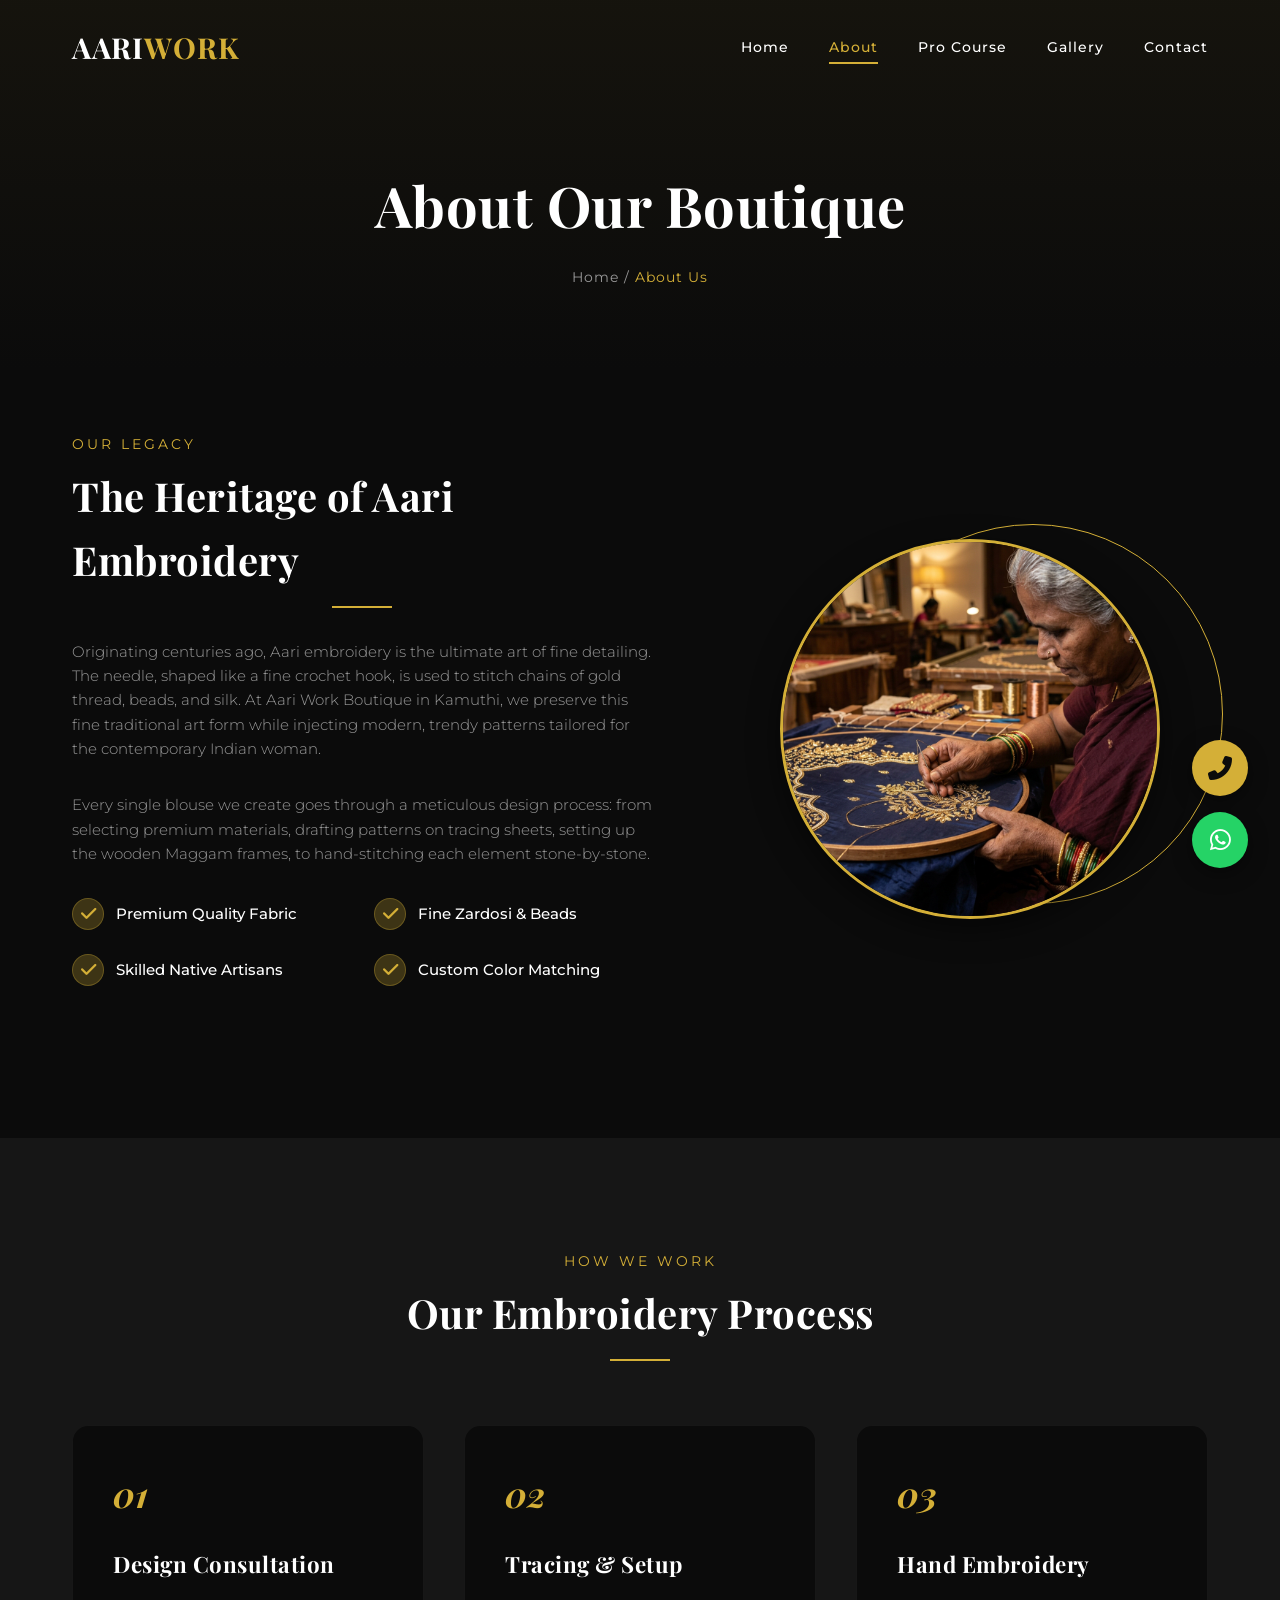
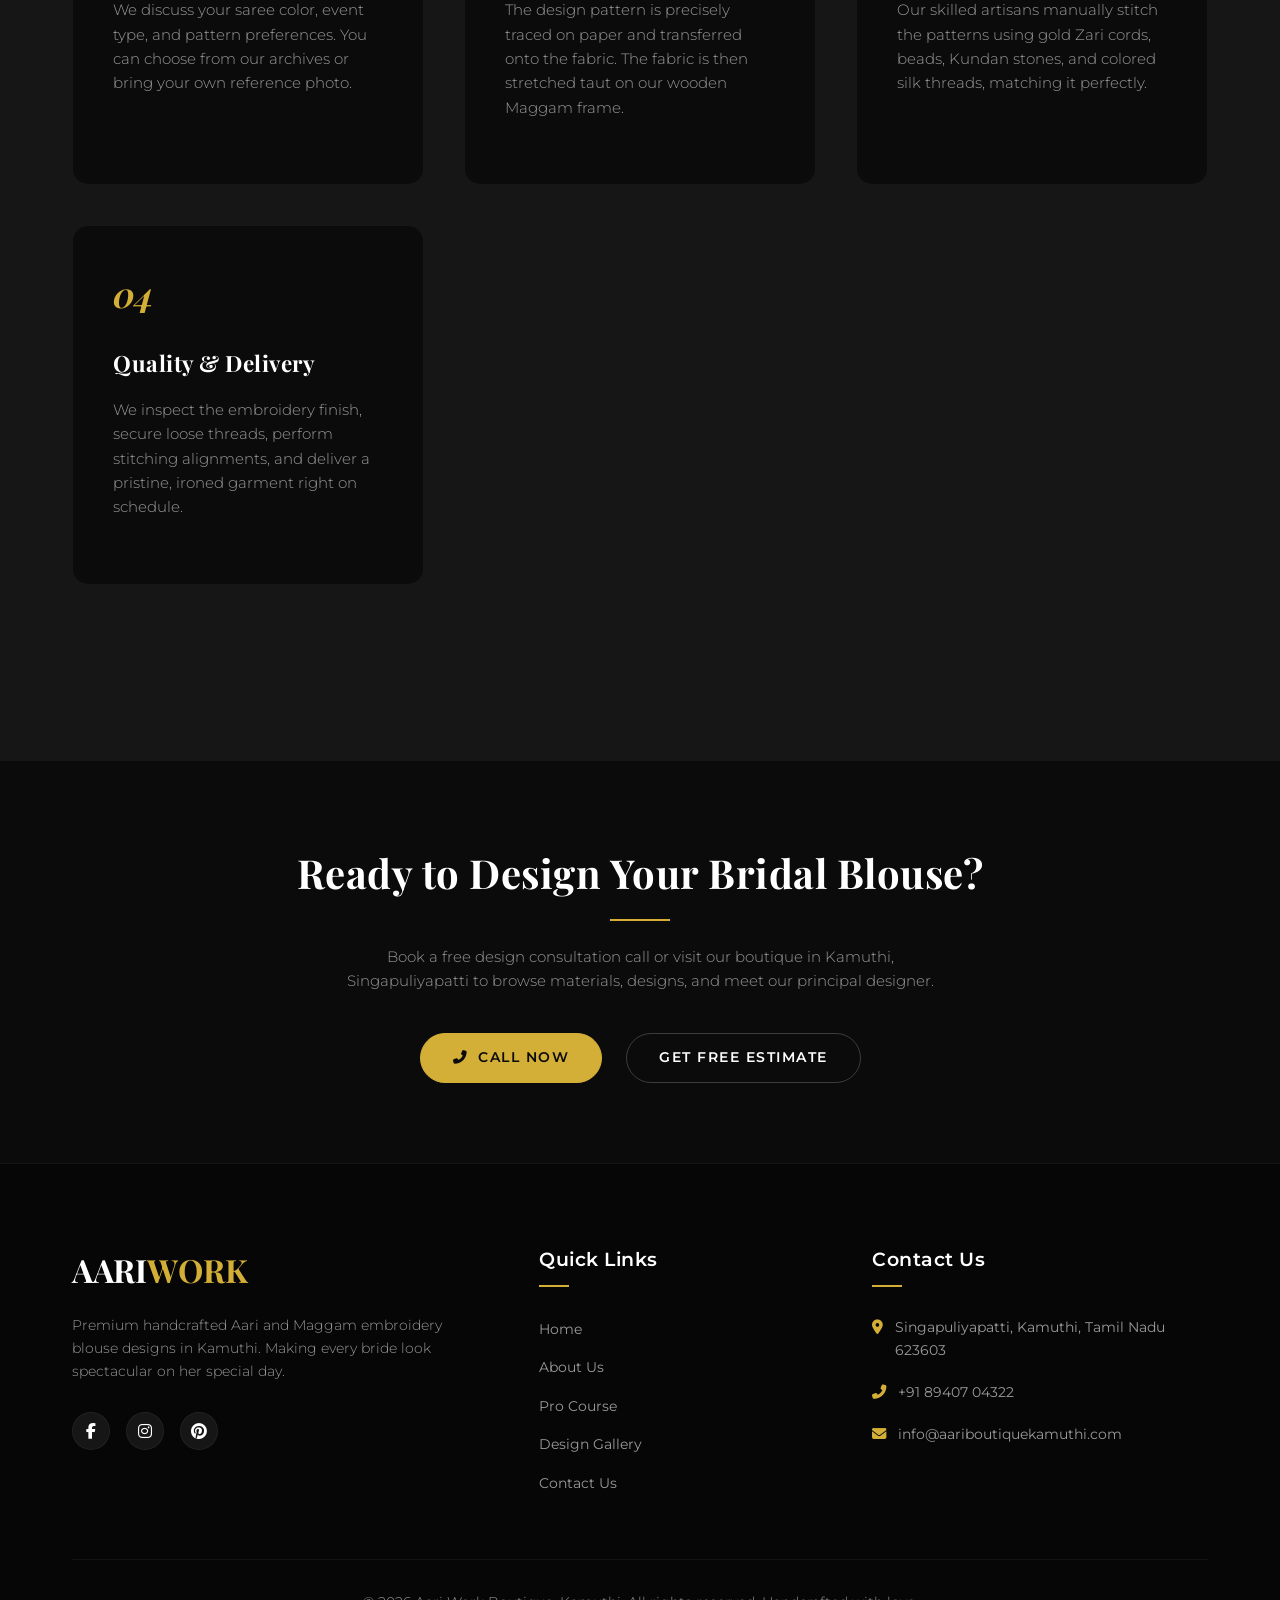
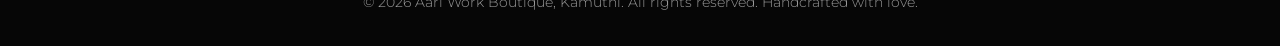
<file: about.html>
<!DOCTYPE html>
<html lang="en">
<head>
    <meta charset="UTF-8">
    <meta name="viewport" content="width=device-width, initial-scale=1.0">
    <meta name="description" content="Discover the story and heritage behind Kamuthi's finest Aari Work Boutique. Learn about our traditional hand embroidery process and expert artisans.">
    <title>About Us | Aari Work Boutique Kamuthi</title>
    <!-- Font Awesome CDN -->
    <link rel="stylesheet" href="https://cdnjs.cloudflare.com/ajax/libs/font-awesome/6.4.0/css/all.min.css">
    <!-- Main Style CSS -->
    <link rel="stylesheet" href="css/style.css">
    <!-- Responsive CSS -->
    <link rel="stylesheet" href="css/responsive.css">
</head>
<body>

    <!-- Fixed Navigation Bar -->
    <nav class="navbar">
        <div class="container">
            <div class="logo">
                <a href="index.html" class="logo-text">AARI<span>WORK</span></a>
            </div>
            <ul class="nav-links">
                <li><a href="index.html">Home</a></li>
                <li><a href="about.html" class="active">About</a></li>
                <li><a href="course.html">Pro Course</a></li>
                <li><a href="gallery.html">Gallery</a></li>
                <li><a href="contact.html">Contact</a></li>
            </ul>
            <button class="nav-toggle" aria-label="Toggle Navigation">
                <span></span>
                <span></span>
                <span></span>
            </button>
        </div>
    </nav>

    <!-- Page Header (Breadcrumb style) -->
    <section class="page-header">
        <div class="container">
            <h1>About Our Boutique</h1>
            <div class="breadcrumb">
                <a href="index.html">Home</a> / <span>About Us</span>
            </div>
        </div>
    </section>

    <!-- About Detailed Story Section -->
    <section class="about" style="padding-top: 4rem;">
        <div class="container">
            <div class="about-grid">
                <div class="about-content reveal">
                    <span class="section-subtitle">Our Legacy</span>
                    <h2 class="section-title" style="display: block; margin-bottom: 2rem;">The Heritage of Aari Embroidery</h2>
                    <p>Originating centuries ago, Aari embroidery is the ultimate art of fine detailing. The needle, shaped like a fine crochet hook, is used to stitch chains of gold thread, beads, and silk. At Aari Work Boutique in Kamuthi, we preserve this fine traditional art form while injecting modern, trendy patterns tailored for the contemporary Indian woman.</p>
                    <p>Every single blouse we create goes through a meticulous design process: from selecting premium materials, drafting patterns on tracing sheets, setting up the wooden Maggam frames, to hand-stitching each element stone-by-stone.</p>
                    
                    <div class="about-features" style="margin-top: 2rem;">
                        <div class="feature-item">
                            <i class="fas fa-check"></i>
                            <span>Premium Quality Fabric</span>
                        </div>
                        <div class="feature-item">
                            <i class="fas fa-check"></i>
                            <span>Fine Zardosi & Beads</span>
                        </div>
                        <div class="feature-item">
                            <i class="fas fa-check"></i>
                            <span>Skilled Native Artisans</span>
                        </div>
                        <div class="feature-item">
                            <i class="fas fa-check"></i>
                            <span>Custom Color Matching</span>
                        </div>
                    </div>
                </div>
                <div class="about-image-wrapper reveal">
                    <div class="about-circle-frame"></div>
                    <div class="about-image-container">
                        <img src="images/about_artisan.jpg" alt="Aari Embroidery artisan stitching on frame">
                    </div>
                </div>
            </div>
        </div>
    </section>

    <!-- Craftsmanship Steps / Process Section -->
    <section class="services" style="background-color: var(--card-bg);">
        <div class="container">
            <div class="section-header reveal">
                <span class="section-subtitle">How We Work</span>
                <h2 class="section-title">Our Embroidery Process</h2>
            </div>

            <div class="services-grid">
                <!-- Step 1 -->
                <div class="service-card reveal">
                    <div class="service-icon" style="font-family: var(--font-heading); font-style: italic; font-weight: bold;">01</div>
                    <h3 class="service-title">Design Consultation</h3>
                    <p class="service-desc">We discuss your saree color, event type, and pattern preferences. You can choose from our archives or bring your own reference photo.</p>
                </div>

                <!-- Step 2 -->
                <div class="service-card reveal">
                    <div class="service-icon" style="font-family: var(--font-heading); font-style: italic; font-weight: bold;">02</div>
                    <h3 class="service-title">Tracing & Setup</h3>
                    <p class="service-desc">The design pattern is precisely traced on paper and transferred onto the fabric. The fabric is then stretched taut on our wooden Maggam frame.</p>
                </div>

                <!-- Step 3 -->
                <div class="service-card reveal">
                    <div class="service-icon" style="font-family: var(--font-heading); font-style: italic; font-weight: bold;">03</div>
                    <h3 class="service-title">Hand Embroidery</h3>
                    <p class="service-desc">Our skilled artisans manually stitch the patterns using gold Zari cords, beads, Kundan stones, and colored silk threads, matching it perfectly.</p>
                </div>

                <!-- Step 4 -->
                <div class="service-card reveal">
                    <div class="service-icon" style="font-family: var(--font-heading); font-style: italic; font-weight: bold;">04</div>
                    <h3 class="service-title">Quality & Delivery</h3>
                    <p class="service-desc">We inspect the embroidery finish, secure loose threads, perform stitching alignments, and deliver a pristine, ironed garment right on schedule.</p>
                </div>
            </div>
        </div>
    </section>

    <!-- CTA Section -->
    <section class="about" style="padding: 5rem 0; text-align: center;">
        <div class="container reveal">
            <h2 class="section-title" style="display: block; margin-bottom: 1.5rem;">Ready to Design Your Bridal Blouse?</h2>
            <p style="max-width: 600px; margin: 0 auto 2.5rem auto;">Book a free design consultation call or visit our boutique in Kamuthi, Singapuliyapatti to browse materials, designs, and meet our principal designer.</p>
            <div class="hero-buttons" style="justify-content: center;">
                <a href="tel:+918940704322" class="btn btn-primary">
                    <i class="fas fa-phone-alt"></i> Call Now
                </a>
                <a href="contact.html" class="btn btn-secondary">Get Free Estimate</a>
            </div>
        </div>
    </section>

    <!-- Footer -->
    <footer class="footer">
        <div class="container">
            <div class="footer-grid">
                <div class="footer-col">
                    <div class="footer-logo">
                        <a href="index.html" class="footer-logo-text">AARI<span>WORK</span></a>
                    </div>
                    <p class="footer-desc">Premium handcrafted Aari and Maggam embroidery blouse designs in Kamuthi. Making every bride look spectacular on her special day.</p>
                    <div class="footer-socials">
                        <a href="#" class="social-icon" aria-label="Facebook"><i class="fab fa-facebook-f"></i></a>
                        <a href="#" class="social-icon" aria-label="Instagram"><i class="fab fa-instagram"></i></a>
                        <a href="#" class="social-icon" aria-label="Pinterest"><i class="fab fa-pinterest"></i></a>
                    </div>
                </div>

                <div class="footer-col">
                    <h4>Quick Links</h4>
                    <ul class="footer-links">
                        <li><a href="index.html">Home</a></li>
                        <li><a href="about.html">About Us</a></li>
                        <li><a href="course.html">Pro Course</a></li>
                        <li><a href="gallery.html">Design Gallery</a></li>
                        <li><a href="contact.html">Contact Us</a></li>
                    </ul>
                </div>

                <div class="footer-col">
                    <h4>Contact Us</h4>
                    <div class="footer-contact-details">
                        <div class="footer-contact-item">
                            <i class="fas fa-map-marker-alt"></i>
                            <span>Singapuliyapatti, Kamuthi, Tamil Nadu 623603</span>
                        </div>
                        <div class="footer-contact-item">
                            <i class="fas fa-phone-alt"></i>
                            <span>+91 89407 04322</span>
                        </div>
                        <div class="footer-contact-item">
                            <i class="fas fa-envelope"></i>
                            <span>info@aariboutiquekamuthi.com</span>
                        </div>
                    </div>
                </div>
            </div>

            <div class="footer-bottom">
                <p>&copy; 2026 Aari Work Boutique, Kamuthi. All rights reserved. Handcrafted with love.</p>
            </div>
        </div>
    </footer>

    <!-- Floating Call & WhatsApp Buttons -->
    <div class="floating-ctas">
        <a href="tel:+918940704322" class="floating-btn floating-call" aria-label="Call Now">
            <i class="fas fa-phone-alt"></i>
        </a>
        <a href="https://wa.me/918940704322" target="_blank" class="floating-btn floating-whatsapp" aria-label="WhatsApp Us">
            <i class="fab fa-whatsapp"></i>
        </a>
    </div>

    <!-- JavaScript Files -->
    <script src="js/main.js"></script>
</body>
</html>
</file>
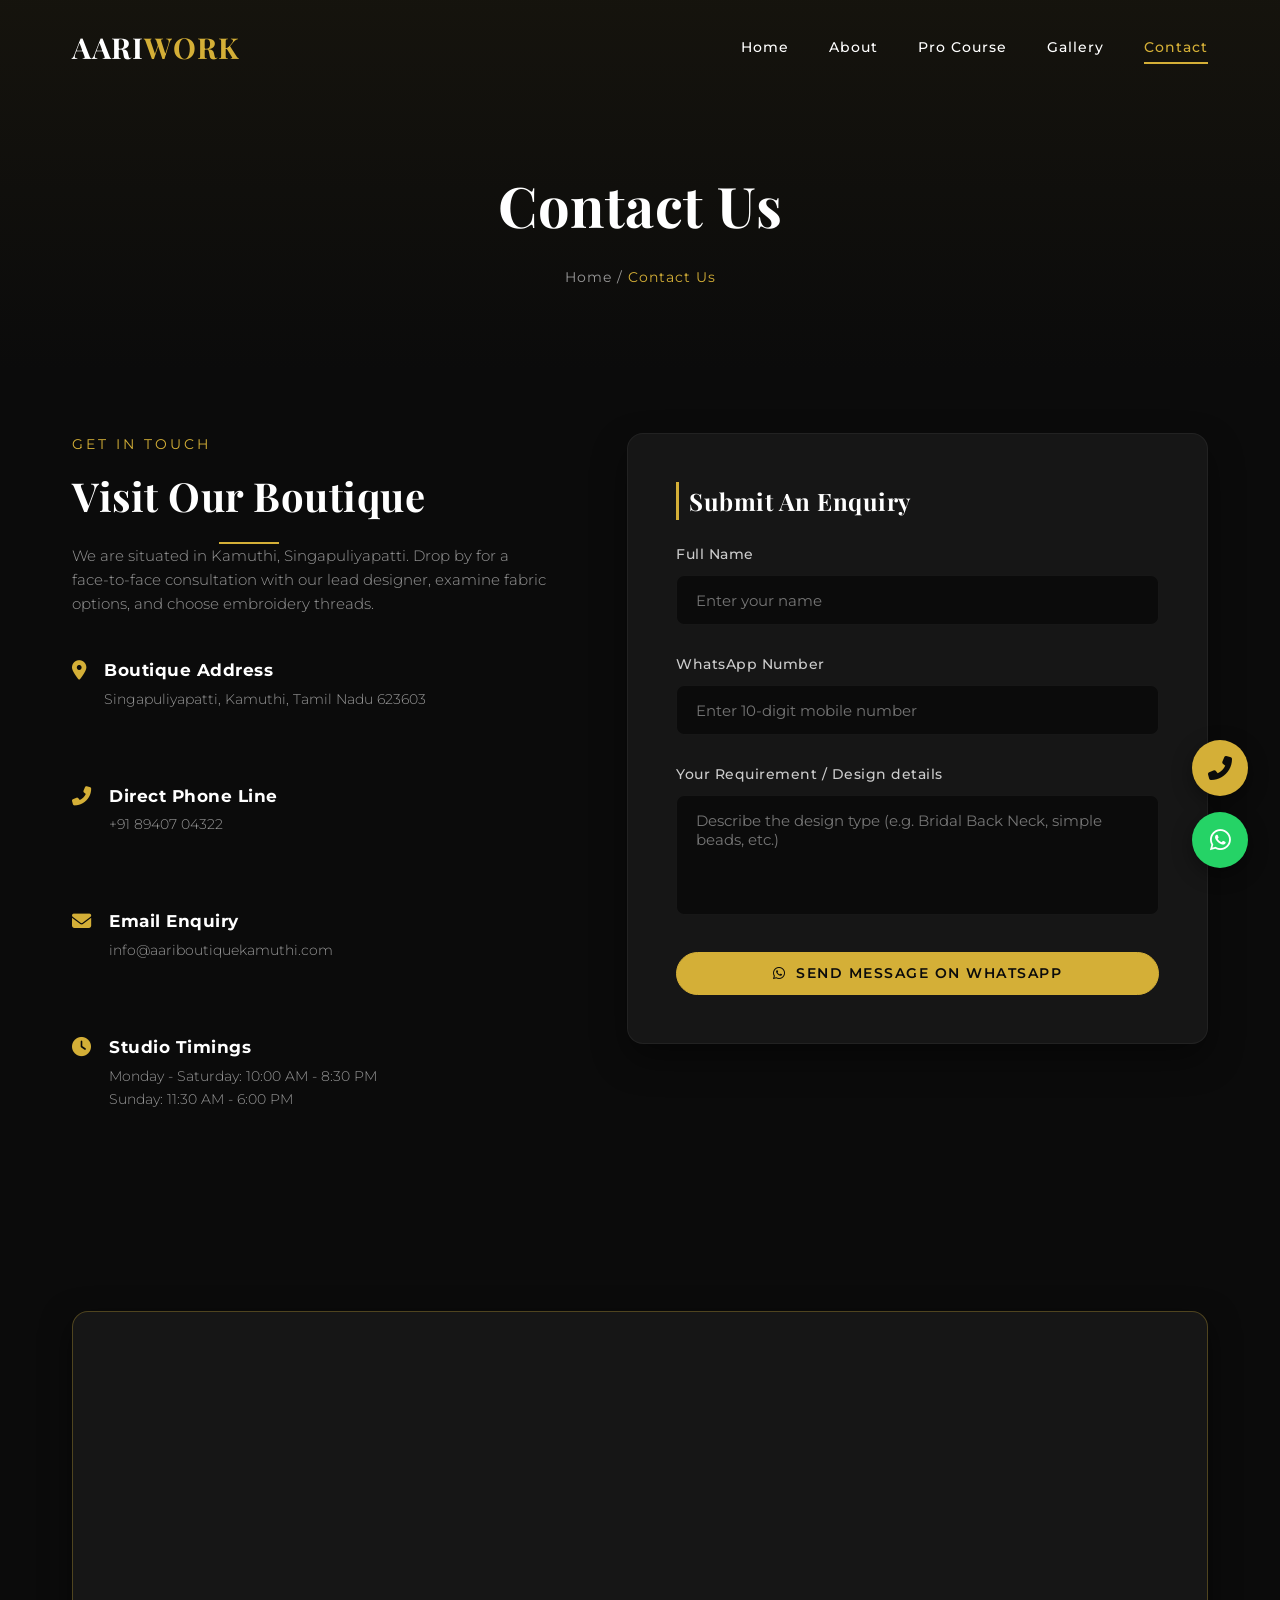
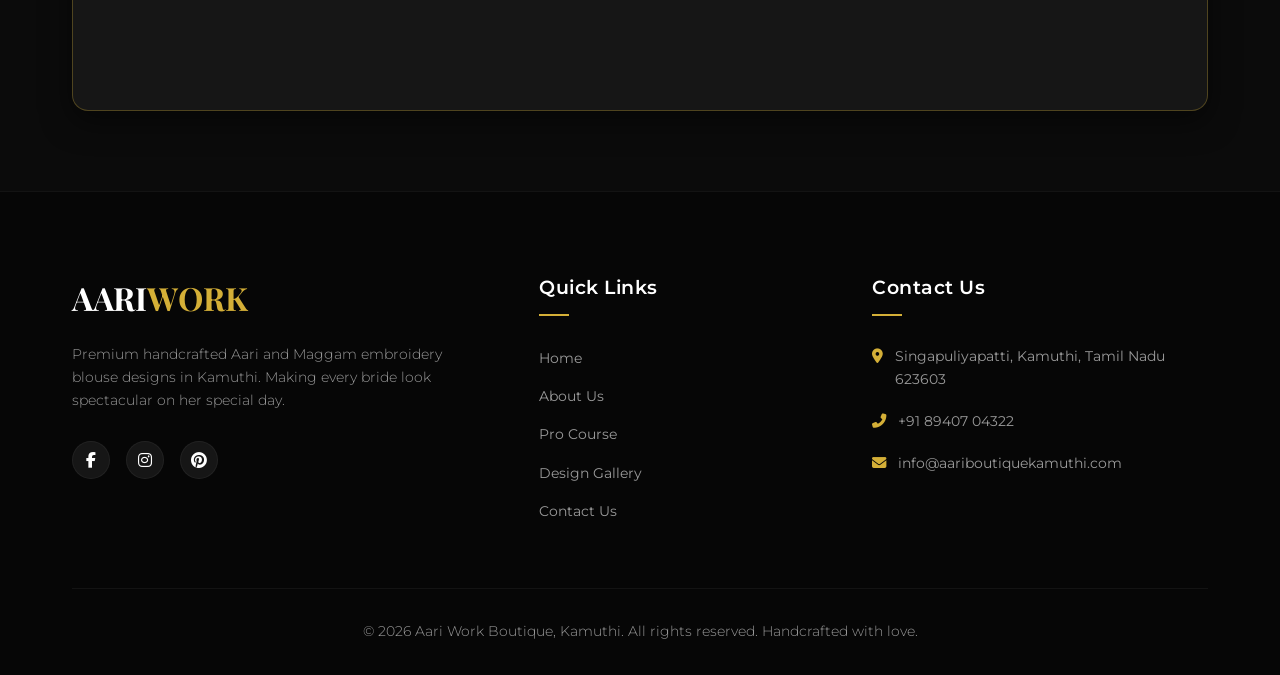
<file: contact.html>
<!DOCTYPE html>
<html lang="en">
<head>
    <meta charset="UTF-8">
    <meta name="viewport" content="width=device-width, initial-scale=1.0">
    <meta name="description" content="Get in touch with our premium Aari Work Boutique in Kamuthi. Contact details, WhatsApp chat, and location map of our Singapuliyapatti studio.">
    <title>Contact Us | Aari Work Boutique Kamuthi</title>
    <!-- Font Awesome CDN -->
    <link rel="stylesheet" href="https://cdnjs.cloudflare.com/ajax/libs/font-awesome/6.4.0/css/all.min.css">
    <!-- Main Style CSS -->
    <link rel="stylesheet" href="css/style.css">
    <!-- Responsive CSS -->
    <link rel="stylesheet" href="css/responsive.css">
</head>
<body>

    <!-- Fixed Navigation Bar -->
    <nav class="navbar">
        <div class="container">
            <div class="logo">
                <a href="index.html" class="logo-text">AARI<span>WORK</span></a>
            </div>
            <ul class="nav-links">
                <li><a href="index.html">Home</a></li>
                <li><a href="about.html">About</a></li>
                <li><a href="course.html">Pro Course</a></li>
                <li><a href="gallery.html">Gallery</a></li>
                <li><a href="contact.html" class="active">Contact</a></li>
            </ul>
            <button class="nav-toggle" aria-label="Toggle Navigation">
                <span></span>
                <span></span>
                <span></span>
            </button>
        </div>
    </nav>

    <!-- Page Header (Breadcrumb style) -->
    <section class="page-header">
        <div class="container">
            <h1>Contact Us</h1>
            <div class="breadcrumb">
                <a href="index.html">Home</a> / <span>Contact Us</span>
            </div>
        </div>
    </section>

    <!-- Contact Content Section -->
    <section class="contact" style="padding-top: 4rem;">
        <div class="container">
            <div class="contact-grid">
                <div class="contact-info reveal">
                    <span class="section-subtitle">Get in Touch</span>
                    <h2 class="section-title">Visit Our Boutique</h2>
                    <p>We are situated in Kamuthi, Singapuliyapatti. Drop by for a face-to-face consultation with our lead designer, examine fabric options, and choose embroidery threads.</p>
                    
                    <div class="contact-details">
                        <div class="contact-detail-item">
                            <i class="fas fa-map-marker-alt"></i>
                            <div>
                                <h4>Boutique Address</h4>
                                <p>Singapuliyapatti, Kamuthi, Tamil Nadu 623603</p>
                            </div>
                        </div>

                        <div class="contact-detail-item">
                            <i class="fas fa-phone-alt"></i>
                            <div>
                                <h4>Direct Phone Line</h4>
                                <p><a href="tel:+918940704322">+91 89407 04322</a></p>
                            </div>
                        </div>

                        <div class="contact-detail-item">
                            <i class="fas fa-envelope"></i>
                            <div>
                                <h4>Email Enquiry</h4>
                                <p><a href="mailto:info@aariboutiquekamuthi.com">info@aariboutiquekamuthi.com</a></p>
                            </div>
                        </div>

                        <div class="contact-detail-item">
                            <i class="fas fa-clock"></i>
                            <div>
                                <h4>Studio Timings</h4>
                                <p>Monday - Saturday: 10:00 AM - 8:30 PM<br>Sunday: 11:30 AM - 6:00 PM</p>
                            </div>
                        </div>
                    </div>
                </div>

                <div class="contact-form-container reveal">
                    <h3 style="font-family: var(--font-heading); font-size: 1.5rem; margin-bottom: 1.5rem; border-left: 3px solid var(--gold); padding-left: 10px;">Submit An Enquiry</h3>
                    <form id="contactForm" novalidate>
                        <div class="form-group">
                            <label for="formName" class="form-label">Full Name</label>
                            <input type="text" id="formName" class="form-control" placeholder="Enter your name">
                        </div>

                        <div class="form-group">
                            <label for="formPhone" class="form-label">WhatsApp Number</label>
                            <input type="tel" id="formPhone" class="form-control" placeholder="Enter 10-digit mobile number">
                        </div>

                        <div class="form-group">
                            <label for="formMessage" class="form-label">Your Requirement / Design details</label>
                            <textarea id="formMessage" class="form-control" placeholder="Describe the design type (e.g. Bridal Back Neck, simple beads, etc.)"></textarea>
                        </div>

                        <button type="submit" class="btn btn-primary btn-block" style="width: 100%;">
                            <i class="fab fa-whatsapp"></i> Send Message on WhatsApp
                        </button>
                    </form>
                </div>
            </div>
        </div>
    </section>

    <!-- Stylized Dark Google Map Embed Section -->
    <section class="reveal" style="padding: 0 0 5rem 0;">
        <div class="container">
            <div style="border-radius: 16px; overflow: hidden; border: 1px solid var(--gold-border); box-shadow: 0 10px 30px rgba(0,0,0,0.5); background-color: var(--card-bg); height: 400px; position: relative;">
                <!-- real google maps iframe centered on Kamuthi, Singapuliyapatti -->
                <iframe src="https://maps.google.com/maps?q=Kamuthi,Singapuliyapatti,Tamil%20Nadu&t=&z=14&ie=UTF8&iwloc=&output=embed" 
                        width="100%" 
                        height="100%" 
                        style="border:0; filter: grayscale(1) invert(0.9) contrast(1.2);" 
                        allowfullscreen="" 
                        loading="lazy" 
                        referrerpolicy="no-referrer-when-downgrade">
                </iframe>
            </div>
        </div>
    </section>

    <!-- Footer -->
    <footer class="footer">
        <div class="container">
            <div class="footer-grid">
                <div class="footer-col">
                    <div class="footer-logo">
                        <a href="index.html" class="footer-logo-text">AARI<span>WORK</span></a>
                    </div>
                    <p class="footer-desc">Premium handcrafted Aari and Maggam embroidery blouse designs in Kamuthi. Making every bride look spectacular on her special day.</p>
                    <div class="footer-socials">
                        <a href="#" class="social-icon" aria-label="Facebook"><i class="fab fa-facebook-f"></i></a>
                        <a href="#" class="social-icon" aria-label="Instagram"><i class="fab fa-instagram"></i></a>
                        <a href="#" class="social-icon" aria-label="Pinterest"><i class="fab fa-pinterest"></i></a>
                    </div>
                </div>

                <div class="footer-col">
                    <h4>Quick Links</h4>
                    <ul class="footer-links">
                        <li><a href="index.html">Home</a></li>
                        <li><a href="about.html">About Us</a></li>
                        <li><a href="course.html">Pro Course</a></li>
                        <li><a href="gallery.html">Design Gallery</a></li>
                        <li><a href="contact.html">Contact Us</a></li>
                    </ul>
                </div>

                <div class="footer-col">
                    <h4>Contact Us</h4>
                    <div class="footer-contact-details">
                        <div class="footer-contact-item">
                            <i class="fas fa-map-marker-alt"></i>
                            <span>Singapuliyapatti, Kamuthi, Tamil Nadu 623603</span>
                        </div>
                        <div class="footer-contact-item">
                            <i class="fas fa-phone-alt"></i>
                            <span>+91 89407 04322</span>
                        </div>
                        <div class="footer-contact-item">
                            <i class="fas fa-envelope"></i>
                            <span>info@aariboutiquekamuthi.com</span>
                        </div>
                    </div>
                </div>
            </div>

            <div class="footer-bottom">
                <p>&copy; 2026 Aari Work Boutique, Kamuthi. All rights reserved. Handcrafted with love.</p>
            </div>
        </div>
    </footer>

    <!-- Floating Call & WhatsApp Buttons -->
    <div class="floating-ctas">
        <a href="tel:+918940704322" class="floating-btn floating-call" aria-label="Call Now">
            <i class="fas fa-phone-alt"></i>
        </a>
        <a href="https://wa.me/918940704322" target="_blank" class="floating-btn floating-whatsapp" aria-label="WhatsApp Us">
            <i class="fab fa-whatsapp"></i>
        </a>
    </div>

    <!-- JavaScript Files -->
    <script src="js/main.js"></script>
</body>
</html>
</file>
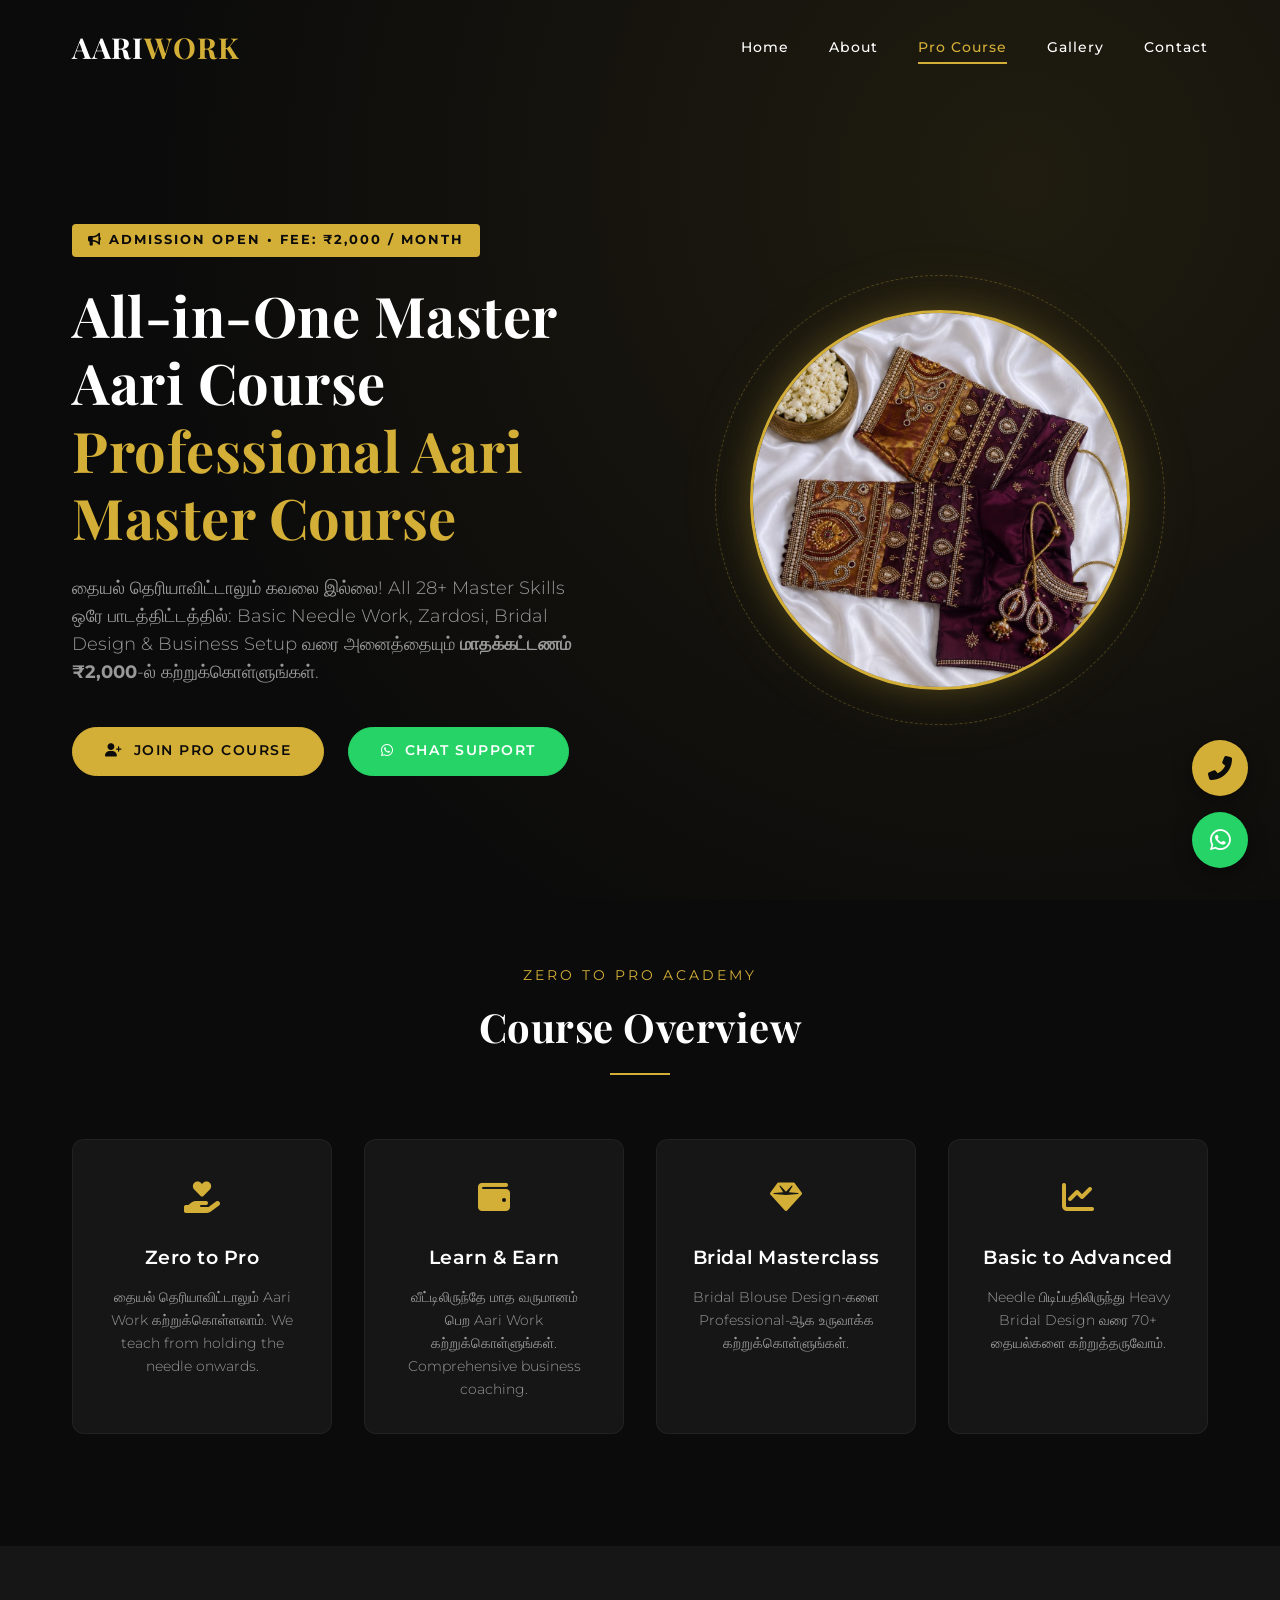
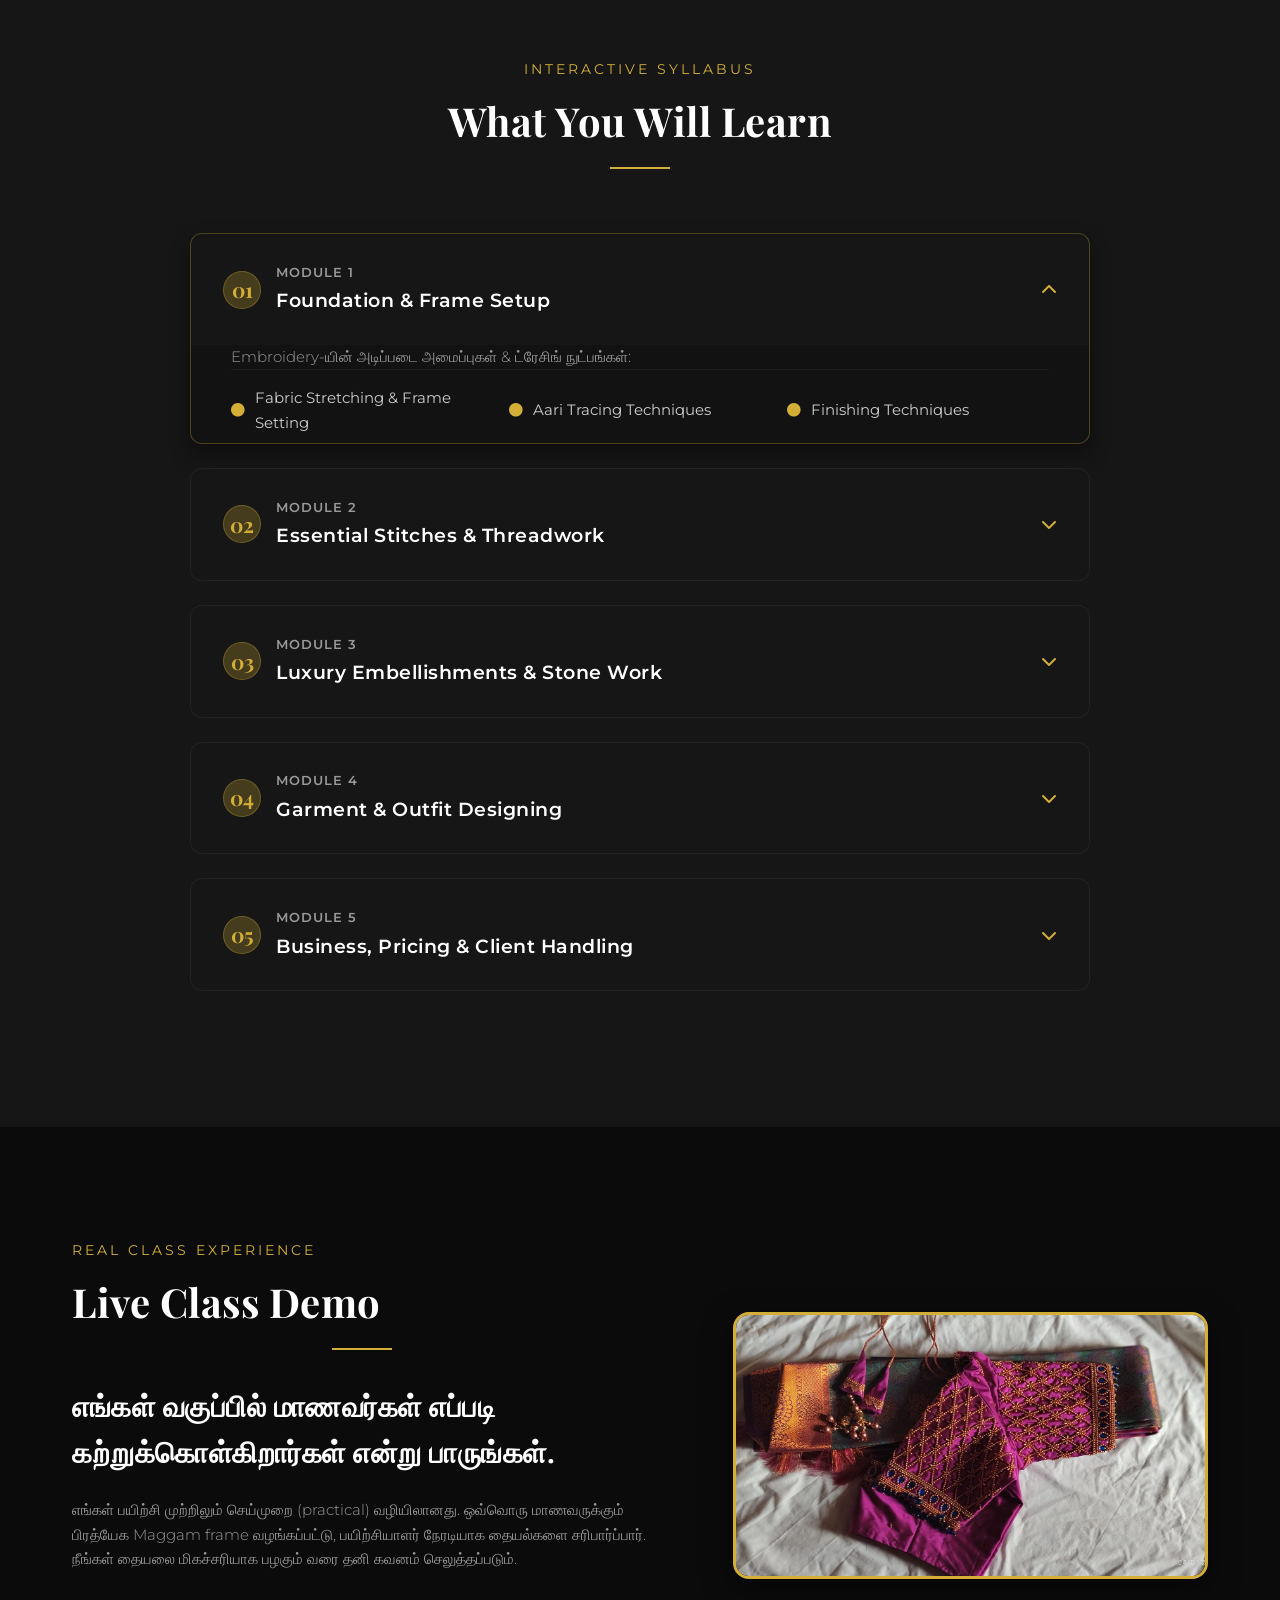
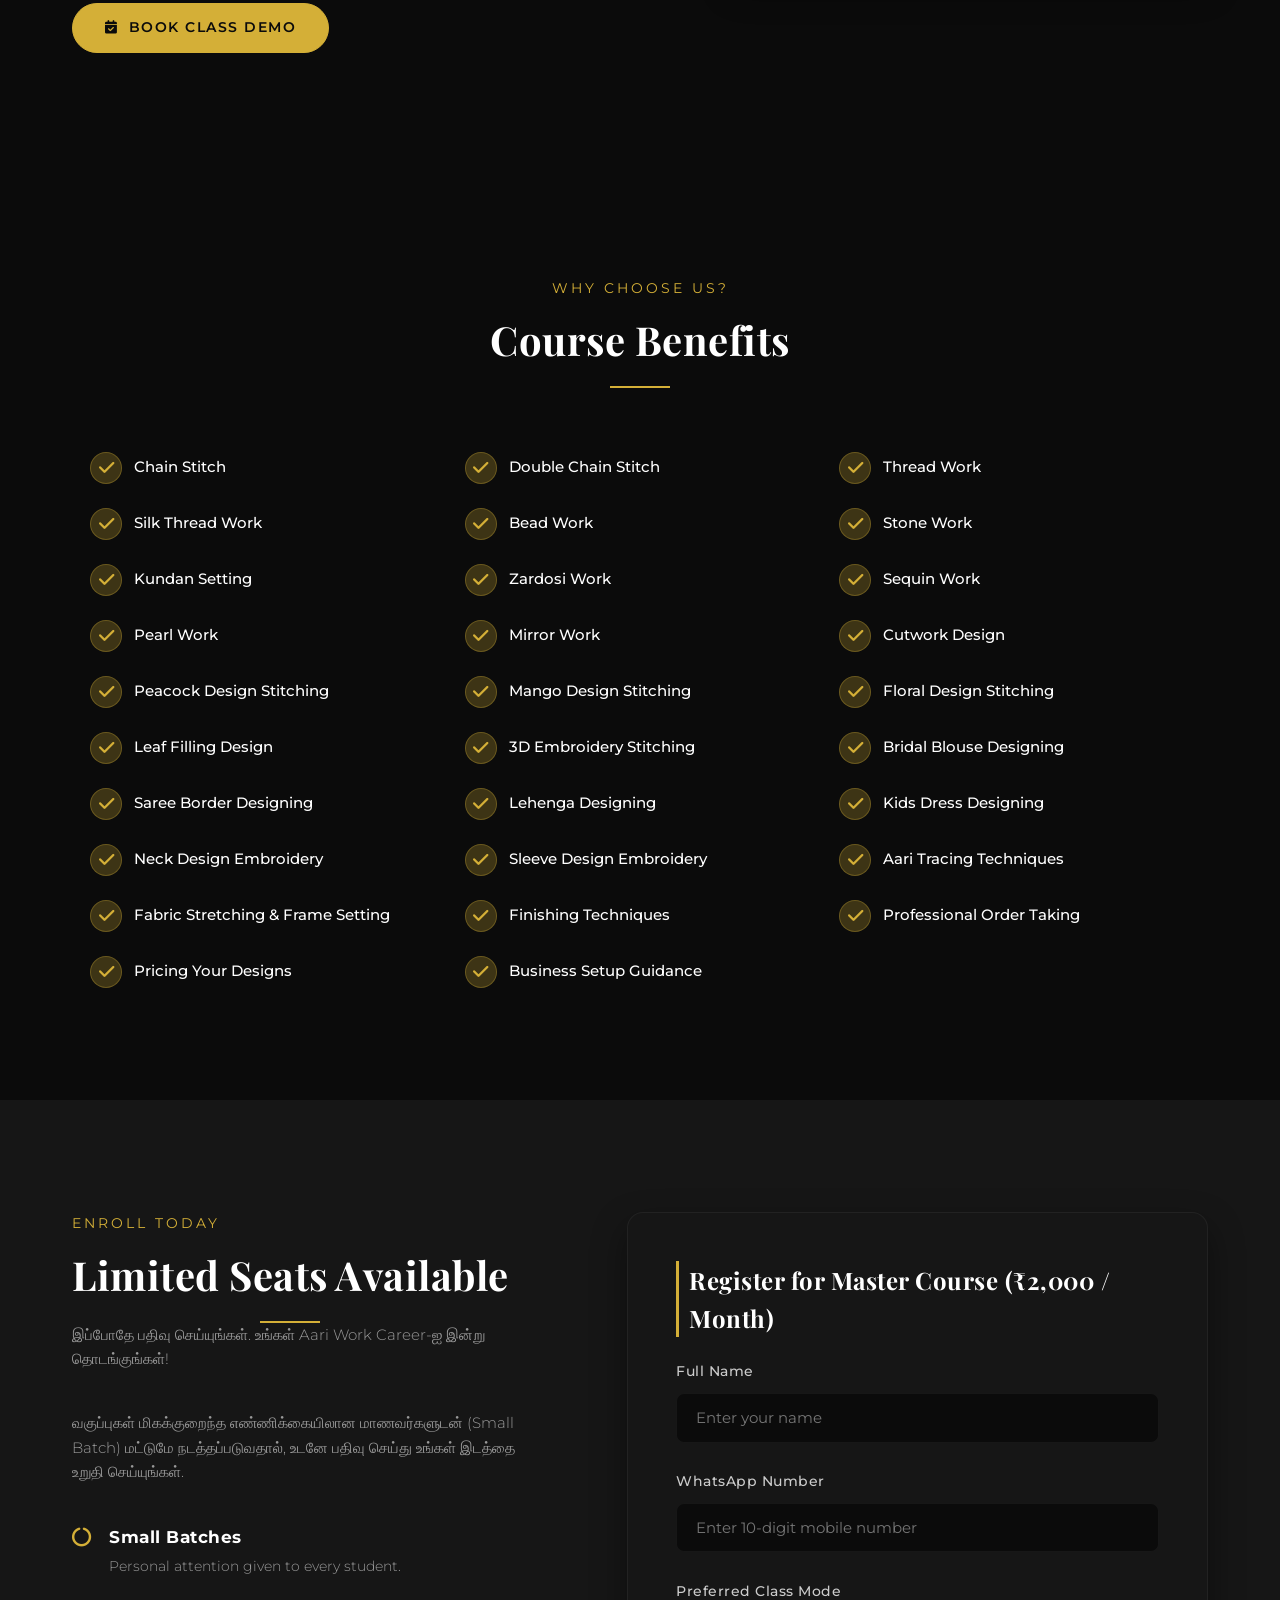
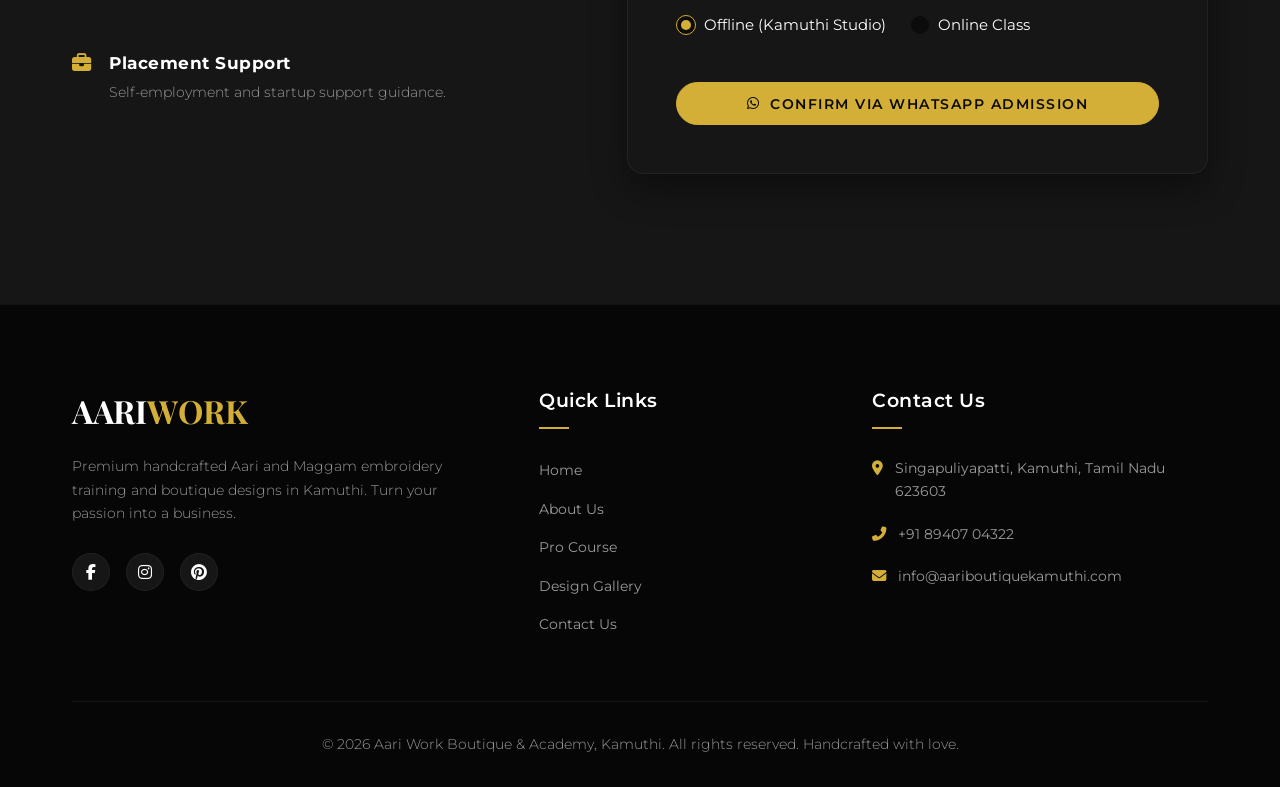
<file: course.html>
<!DOCTYPE html>
<html lang="en">
<head>
    <meta charset="UTF-8">
    <meta name="viewport" content="width=device-width, initial-scale=1.0">
    <meta name="description" content="Aari Work Pro Course admission open in Kamuthi. Professional Aari Master Course Basic to advanced needlework, bridal design, and business startup training.">
    <title>Aari Work Pro Course | Professional Embroidery Training Kamuthi</title>
    <!-- Font Awesome CDN -->
    <link rel="stylesheet" href="https://cdnjs.cloudflare.com/ajax/libs/font-awesome/6.4.0/css/all.min.css">
    <!-- Main Style CSS -->
    <link rel="stylesheet" href="css/style.css">
    <!-- Responsive CSS -->
    <link rel="stylesheet" href="css/responsive.css">
</head>
<body>

    <!-- Fixed Navigation Bar -->
    <nav class="navbar">
        <div class="container">
            <div class="logo">
                <a href="index.html" class="logo-text">AARI<span>WORK</span></a>
            </div>
            <ul class="nav-links">
                <li><a href="index.html">Home</a></li>
                <li><a href="about.html">About</a></li>
                <li><a href="course.html" class="active">Pro Course</a></li>
                <li><a href="gallery.html">Gallery</a></li>
                <li><a href="contact.html">Contact</a></li>
            </ul>
            <button class="nav-toggle" aria-label="Toggle Navigation">
                <span></span>
                <span></span>
                <span></span>
            </button>
        </div>
    </nav>

    <!-- Course Hero Section -->
    <header class="hero">
        <div class="container">
            <div class="hero-grid">
                <div class="hero-content">
                    <span class="badge-admission"><i class="fas fa-bullhorn"></i> Admission Open • Fee: ₹2,000 / Month</span>
                    <h1 class="hero-title">
                        <span>All-in-One Master Aari Course</span>
                        <span class="highlight">Professional Aari Master Course</span>
                    </h1>
                    <p class="hero-desc">தையல் தெரியாவிட்டாலும் கவலை இல்லை! All 28+ Master Skills ஒரே பாடத்திட்டத்தில்: Basic Needle Work, Zardosi, Bridal Design & Business Setup வரை அனைத்தையும் <strong>மாதக்கட்டணம் ₹2,000</strong>-ல் கற்றுக்கொள்ளுங்கள்.</p>
                    <div class="hero-buttons">
                        <a href="#register" class="btn btn-primary">
                            <i class="fas fa-user-plus"></i> Join Pro Course
                        </a>
                        <a href="https://wa.me/918940704322?text=Hi,%20I%20want%20to%20know%20more%20details%20about%20the%20Aari%20Work%20Pro%20Course." target="_blank" class="btn btn-whatsapp">
                            <i class="fab fa-whatsapp"></i> Chat support
                        </a>
                    </div>
                </div>
                <div class="hero-image-wrapper">
                    <div class="hero-circle-glow"></div>
                    <div class="hero-circle-bg"></div>
                    
                    <div class="hero-image-container">
                        <img src="images/purple_hero_blouse.jpg?v=2" alt="Aari Work Pro Course Banner">
                    </div>
                </div>
            </div>
        </div>
    </header>

    <!-- Core Pillars (Zero to Pro Grid) -->
    <section class="about" style="padding-top: 4rem;">
        <div class="container">
            <div class="section-header reveal">
                <span class="section-subtitle">Zero to Pro Academy</span>
                <h2 class="section-title">Course Overview</h2>
            </div>
            
            <div class="pillars-grid">
                <!-- Pillar 1 -->
                <div class="pillar-card reveal">
                    <div class="pillar-icon"><i class="fas fa-hand-holding-heart"></i></div>
                    <h3 class="pillar-title">Zero to Pro</h3>
                    <p class="pillar-desc">தையல் தெரியாவிட்டாலும் Aari Work கற்றுக்கொள்ளலாம். We teach from holding the needle onwards.</p>
                </div>
                <!-- Pillar 2 -->
                <div class="pillar-card reveal">
                    <div class="pillar-icon"><i class="fas fa-wallet"></i></div>
                    <h3 class="pillar-title">Learn & Earn</h3>
                    <p class="pillar-desc">வீட்டிலிருந்தே மாத வருமானம் பெற Aari Work கற்றுக்கொள்ளுங்கள். Comprehensive business coaching.</p>
                </div>
                <!-- Pillar 3 -->
                <div class="pillar-card reveal">
                    <div class="pillar-icon"><i class="fas fa-gem"></i></div>
                    <h3 class="pillar-title">Bridal Masterclass</h3>
                    <p class="pillar-desc">Bridal Blouse Design-களை Professional-ஆக உருவாக்க கற்றுக்கொள்ளுங்கள்.</p>
                </div>
                <!-- Pillar 4 -->
                <div class="pillar-card reveal">
                    <div class="pillar-icon"><i class="fas fa-chart-line"></i></div>
                    <h3 class="pillar-title">Basic to Advanced</h3>
                    <p class="pillar-desc">Needle பிடிப்பதிலிருந்து Heavy Bridal Design வரை 70+ தையல்களை கற்றுத்தருவோம்.</p>
                </div>
            </div>
        </div>
    </section>

    <!-- Syllabus Section -->
    <section class="services">
        <div class="container">
            <div class="section-header reveal">
                <span class="section-subtitle">Interactive Syllabus</span>
                <h2 class="section-title">What You Will Learn</h2>
            </div>

                        <div class="syllabus-accordion reveal">
                <!-- Module 1 -->
                <div class="syllabus-module">
                    <div class="syllabus-header">
                        <div class="syllabus-header-left">
                            <span class="syllabus-number">01</span>
                            <h3 class="syllabus-title"><span>Module 1</span>Foundation & Frame Setup</h3>
                        </div>
                        <i class="fas fa-chevron-down syllabus-arrow"></i>
                    </div>
                    <div class="syllabus-body">
                        <div class="syllabus-body-inner">
                            <p>Embroidery-யின் அடிப்படை அமைப்புகள் & ட்ரேசிங் நுட்பங்கள்:</p>
                            <ul class="syllabus-list">
                                <li class="syllabus-item"><i class="fas fa-circle"></i> Fabric Stretching & Frame Setting</li>
                                <li class="syllabus-item"><i class="fas fa-circle"></i> Aari Tracing Techniques</li>
                                <li class="syllabus-item"><i class="fas fa-circle"></i> Finishing Techniques</li>
                            </ul>
                        </div>
                    </div>
                </div>

                <!-- Module 2 -->
                <div class="syllabus-module">
                    <div class="syllabus-header">
                        <div class="syllabus-header-left">
                            <span class="syllabus-number">02</span>
                            <h3 class="syllabus-title"><span>Module 2</span>Essential Stitches & Threadwork</h3>
                        </div>
                        <i class="fas fa-chevron-down syllabus-arrow"></i>
                    </div>
                    <div class="syllabus-body">
                        <div class="syllabus-body-inner">
                            <p>முக்கிய தையல்கள் & உருவ தையல் முறைகள்:</p>
                            <ul class="syllabus-list">
                                <li class="syllabus-item"><i class="fas fa-circle"></i> Chain Stitch</li>
                                <li class="syllabus-item"><i class="fas fa-circle"></i> Double Chain Stitch</li>
                                <li class="syllabus-item"><i class="fas fa-circle"></i> Thread Work</li>
                                <li class="syllabus-item"><i class="fas fa-circle"></i> Silk Thread Work</li>
                                <li class="syllabus-item"><i class="fas fa-circle"></i> Leaf Filling Design</li>
                                <li class="syllabus-item"><i class="fas fa-circle"></i> Floral Design Stitching</li>
                                <li class="syllabus-item"><i class="fas fa-circle"></i> Mango Design Stitching</li>
                                <li class="syllabus-item"><i class="fas fa-circle"></i> Peacock Design Stitching</li>
                            </ul>
                        </div>
                    </div>
                </div>

                <!-- Module 3 -->
                <div class="syllabus-module">
                    <div class="syllabus-header">
                        <div class="syllabus-header-left">
                            <span class="syllabus-number">03</span>
                            <h3 class="syllabus-title"><span>Module 3</span>Luxury Embellishments & Stone Work</h3>
                        </div>
                        <i class="fas fa-chevron-down syllabus-arrow"></i>
                    </div>
                    <div class="syllabus-body">
                        <div class="syllabus-body-inner">
                            <p>கிராண்ட் மாடல் வேலைப்பாடுகள் & ஸ்டோன் செட்டிங்:</p>
                            <ul class="syllabus-list">
                                <li class="syllabus-item"><i class="fas fa-circle"></i> Bead Work</li>
                                <li class="syllabus-item"><i class="fas fa-circle"></i> Stone Work</li>
                                <li class="syllabus-item"><i class="fas fa-circle"></i> Kundan Setting</li>
                                <li class="syllabus-item"><i class="fas fa-circle"></i> Zardosi Work</li>
                                <li class="syllabus-item"><i class="fas fa-circle"></i> Sequin Work</li>
                                <li class="syllabus-item"><i class="fas fa-circle"></i> Pearl Work</li>
                                <li class="syllabus-item"><i class="fas fa-circle"></i> Mirror Work</li>
                                <li class="syllabus-item"><i class="fas fa-circle"></i> Cutwork Design</li>
                                <li class="syllabus-item"><i class="fas fa-circle"></i> 3D Embroidery Stitching</li>
                            </ul>
                        </div>
                    </div>
                </div>

                <!-- Module 4 -->
                <div class="syllabus-module">
                    <div class="syllabus-header">
                        <div class="syllabus-header-left">
                            <span class="syllabus-number">04</span>
                            <h3 class="syllabus-title"><span>Module 4</span>Garment & Outfit Designing</h3>
                        </div>
                        <i class="fas fa-chevron-down syllabus-arrow"></i>
                    </div>
                    <div class="syllabus-body">
                        <div class="syllabus-body-inner">
                            <p>ஆடைகளுக்கான டிசைனிங் முறைகள்:</p>
                            <ul class="syllabus-list">
                                <li class="syllabus-item"><i class="fas fa-circle"></i> Bridal Blouse Designing</li>
                                <li class="syllabus-item"><i class="fas fa-circle"></i> Neck Design Embroidery</li>
                                <li class="syllabus-item"><i class="fas fa-circle"></i> Sleeve Design Embroidery</li>
                                <li class="syllabus-item"><i class="fas fa-circle"></i> Saree Border Designing</li>
                                <li class="syllabus-item"><i class="fas fa-circle"></i> Lehenga Designing</li>
                                <li class="syllabus-item"><i class="fas fa-circle"></i> Kids Dress Designing</li>
                            </ul>
                        </div>
                    </div>
                </div>

                <!-- Module 5 -->
                <div class="syllabus-module">
                    <div class="syllabus-header">
                        <div class="syllabus-header-left">
                            <span class="syllabus-number">05</span>
                            <h3 class="syllabus-title"><span>Module 5</span>Business, Pricing & Client Handling</h3>
                        </div>
                        <i class="fas fa-chevron-down syllabus-arrow"></i>
                    </div>
                    <div class="syllabus-body">
                        <div class="syllabus-body-inner">
                            <p>சொந்த பிசினஸ் தொடங்குவதற்கான வழிகாட்டுதல்:</p>
                            <ul class="syllabus-list">
                                <li class="syllabus-item"><i class="fas fa-circle"></i> Professional Order Taking</li>
                                <li class="syllabus-item"><i class="fas fa-circle"></i> Pricing Your Designs</li>
                                <li class="syllabus-item"><i class="fas fa-circle"></i> Business Setup Guidance</li>
                            </ul>
                        </div>
                    </div>
                </div>

            </div>
        </div>
    </section>

    <!-- Live Class Demo Section -->
    <section class="about">
        <div class="container">
            <div class="about-grid">
                <div class="about-content reveal">
                    <span class="section-subtitle">Real Class Experience</span>
                    <h2 class="section-title" style="display: block; margin-bottom: 2rem;">Live Class Demo</h2>
                    <h3>எங்கள் வகுப்பில் மாணவர்கள் எப்படி கற்றுக்கொள்கிறார்கள் என்று பாருங்கள்.</h3>
                    <p>எங்கள் பயிற்சி முற்றிலும் செய்முறை (practical) வழியிலானது. ஒவ்வொரு மாணவருக்கும் பிரத்யேக Maggam frame வழங்கப்பட்டு, பயிற்சியாளர் நேரடியாக தையல்களை சரிபார்ப்பார். நீங்கள் தையலை மிகச்சரியாக பழகும் வரை தனி கவனம் செலுத்தப்படும்.</p>
                    <a href="#register" class="btn btn-primary">
                        <i class="fas fa-calendar-check"></i> Book Class Demo
                    </a>
                </div>
                <div class="about-image-wrapper reveal">
                    <div class="about-image-container" style="border-radius: 16px; aspect-ratio: 16/9; width: 100%; height: auto;">
                        <img src="images/live_class.jpg" alt="Live Class Demo">
                    </div>
                </div>
            </div>
        </div>
    </section>


    <!-- Course Benefits Checklist Grid -->
    <section class="about">
        <div class="container">
            <div class="section-header reveal">
                <span class="section-subtitle">Why Choose Us?</span>
                <h2 class="section-title">Course Benefits</h2>
            </div>
            
                        <div class="about-features reveal" style="grid-template-columns: repeat(auto-fit, minmax(280px, 1fr)); gap: 1.5rem; max-width: 1100px; margin: 0 auto;">
                <div class="feature-item">
                    <i class="fas fa-check"></i>
                    <span>Chain Stitch</span>
                </div>
                <div class="feature-item">
                    <i class="fas fa-check"></i>
                    <span>Double Chain Stitch</span>
                </div>
                <div class="feature-item">
                    <i class="fas fa-check"></i>
                    <span>Thread Work</span>
                </div>
                <div class="feature-item">
                    <i class="fas fa-check"></i>
                    <span>Silk Thread Work</span>
                </div>
                <div class="feature-item">
                    <i class="fas fa-check"></i>
                    <span>Bead Work</span>
                </div>
                <div class="feature-item">
                    <i class="fas fa-check"></i>
                    <span>Stone Work</span>
                </div>
                <div class="feature-item">
                    <i class="fas fa-check"></i>
                    <span>Kundan Setting</span>
                </div>
                <div class="feature-item">
                    <i class="fas fa-check"></i>
                    <span>Zardosi Work</span>
                </div>
                <div class="feature-item">
                    <i class="fas fa-check"></i>
                    <span>Sequin Work</span>
                </div>
                <div class="feature-item">
                    <i class="fas fa-check"></i>
                    <span>Pearl Work</span>
                </div>
                <div class="feature-item">
                    <i class="fas fa-check"></i>
                    <span>Mirror Work</span>
                </div>
                <div class="feature-item">
                    <i class="fas fa-check"></i>
                    <span>Cutwork Design</span>
                </div>
                <div class="feature-item">
                    <i class="fas fa-check"></i>
                    <span>Peacock Design Stitching</span>
                </div>
                <div class="feature-item">
                    <i class="fas fa-check"></i>
                    <span>Mango Design Stitching</span>
                </div>
                <div class="feature-item">
                    <i class="fas fa-check"></i>
                    <span>Floral Design Stitching</span>
                </div>
                <div class="feature-item">
                    <i class="fas fa-check"></i>
                    <span>Leaf Filling Design</span>
                </div>
                <div class="feature-item">
                    <i class="fas fa-check"></i>
                    <span>3D Embroidery Stitching</span>
                </div>
                <div class="feature-item">
                    <i class="fas fa-check"></i>
                    <span>Bridal Blouse Designing</span>
                </div>
                <div class="feature-item">
                    <i class="fas fa-check"></i>
                    <span>Saree Border Designing</span>
                </div>
                <div class="feature-item">
                    <i class="fas fa-check"></i>
                    <span>Lehenga Designing</span>
                </div>
                <div class="feature-item">
                    <i class="fas fa-check"></i>
                    <span>Kids Dress Designing</span>
                </div>
                <div class="feature-item">
                    <i class="fas fa-check"></i>
                    <span>Neck Design Embroidery</span>
                </div>
                <div class="feature-item">
                    <i class="fas fa-check"></i>
                    <span>Sleeve Design Embroidery</span>
                </div>
                <div class="feature-item">
                    <i class="fas fa-check"></i>
                    <span>Aari Tracing Techniques</span>
                </div>
                <div class="feature-item">
                    <i class="fas fa-check"></i>
                    <span>Fabric Stretching & Frame Setting</span>
                </div>
                <div class="feature-item">
                    <i class="fas fa-check"></i>
                    <span>Finishing Techniques</span>
                </div>
                <div class="feature-item">
                    <i class="fas fa-check"></i>
                    <span>Professional Order Taking</span>
                </div>
                <div class="feature-item">
                    <i class="fas fa-check"></i>
                    <span>Pricing Your Designs</span>
                </div>
                <div class="feature-item">
                    <i class="fas fa-check"></i>
                    <span>Business Setup Guidance</span>
                </div>
            </div>
        </div>
    </section>

    <!-- Admission Form Section -->
    <section id="register" class="contact" style="background-color: var(--card-bg);">
        <div class="container">
            <div class="contact-grid">
                <div class="contact-info reveal">
                    <span class="section-subtitle">Enroll Today</span>
                    <h2 class="section-title">Limited Seats Available</h2>
                    <p>இப்போதே பதிவு செய்யுங்கள். உங்கள் Aari Work Career-ஐ இன்று தொடங்குங்கள்!</p>
                    <p>வகுப்புகள் மிகக்குறைந்த எண்ணிக்கையிலான மாணவர்களுடன் (Small Batch) மட்டுமே நடத்தப்படுவதால், உடனே பதிவு செய்து உங்கள் இடத்தை உறுதி செய்யுங்கள்.</p>
                    
                    <div class="contact-details">
                        <div class="contact-detail-item">
                            <i class="fas fa-circle-notch"></i>
                            <div>
                                <h4>Small Batches</h4>
                                <p>Personal attention given to every student.</p>
                            </div>
                        </div>

                        <div class="contact-detail-item">
                            <i class="fas fa-briefcase"></i>
                            <div>
                                <h4>Placement Support</h4>
                                <p>Self-employment and startup support guidance.</p>
                            </div>
                        </div>
                    </div>
                </div>

                <div class="contact-form-container reveal">
                    <h3 style="font-family: var(--font-heading); font-size: 1.5rem; margin-bottom: 1.5rem; border-left: 3px solid var(--gold); padding-left: 10px;">Register for Master Course (₹2,000 / Month)</h3>
                    <form id="registerForm" novalidate>
                        <div class="form-group">
                            <label for="regName" class="form-label">Full Name</label>
                            <input type="text" id="regName" class="form-control" placeholder="Enter your name">
                        </div>

                        <div class="form-group">
                            <label for="regPhone" class="form-label">WhatsApp Number</label>
                            <input type="tel" id="regPhone" class="form-control" placeholder="Enter 10-digit mobile number">
                        </div>

                        <div class="form-group">
                            <label class="form-label">Preferred Class Mode</label>
                            <div class="radio-group">
                                <label class="radio-label">
                                    <input type="radio" name="classMode" value="Offline (Kamuthi Studio)" class="radio-input" checked>
                                    Offline (Kamuthi Studio)
                                </label>
                                <label class="radio-label">
                                    <input type="radio" name="classMode" value="Online Class" class="radio-input">
                                    Online Class
                                </label>
                            </div>
                        </div>

                        <button type="submit" class="btn btn-primary btn-block" style="width: 100%; margin-top: 1rem;">
                            <i class="fab fa-whatsapp"></i> Confirm via WhatsApp Admission
                        </button>
                    </form>
                </div>
            </div>
        </div>
    </section>

    <!-- Footer -->
    <footer class="footer">
        <div class="container">
            <div class="footer-grid">
                <div class="footer-col">
                    <div class="footer-logo">
                        <a href="index.html" class="footer-logo-text">AARI<span>WORK</span></a>
                    </div>
                    <p class="footer-desc">Premium handcrafted Aari and Maggam embroidery training and boutique designs in Kamuthi. Turn your passion into a business.</p>
                    <div class="footer-socials">
                        <a href="#" class="social-icon" aria-label="Facebook"><i class="fab fa-facebook-f"></i></a>
                        <a href="#" class="social-icon" aria-label="Instagram"><i class="fab fa-instagram"></i></a>
                        <a href="#" class="social-icon" aria-label="Pinterest"><i class="fab fa-pinterest"></i></a>
                    </div>
                </div>

                <div class="footer-col">
                    <h4>Quick Links</h4>
                    <ul class="footer-links">
                        <li><a href="index.html">Home</a></li>
                        <li><a href="about.html">About Us</a></li>
                        <li><a href="course.html">Pro Course</a></li>
                        <li><a href="gallery.html">Design Gallery</a></li>
                        <li><a href="contact.html">Contact Us</a></li>
                    </ul>
                </div>

                <div class="footer-col">
                    <h4>Contact Us</h4>
                    <div class="footer-contact-details">
                        <div class="footer-contact-item">
                            <i class="fas fa-map-marker-alt"></i>
                            <span>Singapuliyapatti, Kamuthi, Tamil Nadu 623603</span>
                        </div>
                        <div class="footer-contact-item">
                            <i class="fas fa-phone-alt"></i>
                            <span>+91 89407 04322</span>
                        </div>
                        <div class="footer-contact-item">
                            <i class="fas fa-envelope"></i>
                            <span>info@aariboutiquekamuthi.com</span>
                        </div>
                    </div>
                </div>
            </div>

            <div class="footer-bottom">
                <p>&copy; 2026 Aari Work Boutique & Academy, Kamuthi. All rights reserved. Handcrafted with love.</p>
            </div>
        </div>
    </footer>

    <!-- Floating Call & WhatsApp Buttons -->
    <div class="floating-ctas">
        <a href="tel:+918940704322" class="floating-btn floating-call" aria-label="Call Now">
            <i class="fas fa-phone-alt"></i>
        </a>
        <a href="https://wa.me/918940704322" target="_blank" class="floating-btn floating-whatsapp" aria-label="WhatsApp Us">
            <i class="fab fa-whatsapp"></i>
        </a>
    </div>

    <!-- JavaScript Files -->
    <script src="js/main.js"></script>
    <script src="js/course.js"></script>
</body>
</html>
</file>
<file: css/style.css>
/* Google Fonts */
@import url('https://fonts.googleapis.com/css2?family=Montserrat:wght@300;400;500;600;700&family=Playfair+Display:ital,wght@0,400;0,600;0,700;1,400&display=swap');

/* CSS Variables */
:root {
    --bg-color: #0b0b0b;
    --card-bg: #161616;
    --gold: #d4af37;
    --gold-hover: #f3e5ab;
    --gold-glow: rgba(212, 175, 55, 0.25);
    --gold-border: rgba(212, 175, 55, 0.3);
    --white: #ffffff;
    --grey: #999999;
    --light-grey: #cccccc;
    --font-heading: 'Playfair Display', serif;
    --font-body: 'Montserrat', sans-serif;
    --transition-smooth: all 0.4s cubic-bezier(0.25, 0.8, 0.25, 1);
    --glass-bg: rgba(22, 22, 22, 0.85);
    --glass-border: rgba(255, 255, 255, 0.05);
}

/* Reset & Base Styles */
* {
    margin: 0;
    padding: 0;
    box-sizing: border-box;
    scroll-behavior: smooth;
}

body {
    background-color: var(--bg-color);
    color: var(--white);
    font-family: var(--font-body);
    line-height: 1.6;
    overflow-x: hidden;
}

/* Custom Scrollbar */
::-webkit-scrollbar {
    width: 8px;
}
::-webkit-scrollbar-track {
    background: var(--bg-color);
}
::-webkit-scrollbar-thumb {
    background: var(--gold);
    border-radius: 4px;
}
::-webkit-scrollbar-thumb:hover {
    background: var(--gold-hover);
}

/* Typography & General Utilities */
h1, h2, h3, h4, h5, h6 {
    font-family: var(--font-heading);
    font-weight: 700;
    letter-spacing: 0.5px;
}

p {
    color: var(--grey);
    font-size: 0.95rem;
    font-weight: 300;
}

a {
    text-decoration: none;
    color: inherit;
    transition: var(--transition-smooth);
}

ul {
    list-style: none;
}

img {
    max-width: 100%;
    height: auto;
    display: block;
}

.container {
    max-width: 1200px;
    margin: 0 auto;
    padding: 0 2rem;
}

.section-header {
    text-align: center;
    margin-bottom: 4rem;
}

.section-subtitle {
    color: var(--gold);
    font-size: 0.9rem;
    text-transform: uppercase;
    letter-spacing: 3px;
    display: block;
    margin-bottom: 0.5rem;
}

.section-title {
    font-size: 2.5rem;
    position: relative;
    display: inline-block;
    padding-bottom: 1rem;
}

.section-title::after {
    content: '';
    position: absolute;
    bottom: 0;
    left: 50%;
    transform: translateX(-50%);
    width: 60px;
    height: 2px;
    background-color: var(--gold);
}

.highlight {
    color: var(--gold);
}

/* Button Styles */
.btn {
    display: inline-flex;
    align-items: center;
    justify-content: center;
    padding: 0.8rem 2rem;
    font-family: var(--font-body);
    font-weight: 600;
    text-transform: uppercase;
    font-size: 0.85rem;
    letter-spacing: 1.5px;
    border-radius: 50px;
    transition: var(--transition-smooth);
    cursor: pointer;
    gap: 10px;
}

.btn-primary {
    background-color: var(--gold);
    color: var(--bg-color);
    border: 1px solid var(--gold);
}

.btn-primary:hover {
    background-color: transparent;
    color: var(--gold);
    box-shadow: 0 0 15px var(--gold-glow);
}

.btn-secondary {
    background-color: transparent;
    color: var(--white);
    border: 1px solid rgba(255, 255, 255, 0.2);
}

.btn-secondary:hover {
    border-color: var(--gold);
    color: var(--gold);
    box-shadow: 0 0 15px var(--gold-glow);
}

.btn-whatsapp {
    background-color: #25d366;
    color: var(--white);
    border: 1px solid #25d366;
}

.btn-whatsapp:hover {
    background-color: transparent;
    color: #25d366;
    box-shadow: 0 0 15px rgba(37, 211, 102, 0.3);
}

/* Navigation Bar */
.navbar {
    position: fixed;
    top: 0;
    left: 0;
    width: 100%;
    z-index: 1000;
    background-color: transparent;
    transition: var(--transition-smooth);
    padding: 1.5rem 0;
}

.navbar.scrolled {
    background-color: var(--glass-bg);
    backdrop-filter: blur(10px);
    border-bottom: 1px solid var(--glass-border);
    padding: 0.8rem 0;
    box-shadow: 0 4px 30px rgba(0, 0, 0, 0.5);
}

.navbar .container {
    display: flex;
    justify-content: space-between;
    align-items: center;
}

.logo {
    display: flex;
    align-items: center;
    gap: 10px;
}

.logo-text {
    font-family: var(--font-heading);
    font-size: 1.8rem;
    font-weight: 700;
    color: var(--white);
    letter-spacing: 1px;
}

.logo-text span {
    color: var(--gold);
}

.nav-links {
    display: flex;
    gap: 2.5rem;
}

.nav-links a {
    font-size: 0.9rem;
    font-weight: 500;
    letter-spacing: 1px;
    position: relative;
    padding: 0.5rem 0;
}

.nav-links a::after {
    content: '';
    position: absolute;
    bottom: 0;
    left: 0;
    width: 0;
    height: 2px;
    background-color: var(--gold);
    transition: var(--transition-smooth);
}

.nav-links a:hover,
.nav-links a.active {
    color: var(--gold);
}

.nav-links a:hover::after,
.nav-links a.active::after {
    width: 100%;
}

.nav-toggle {
    display: none;
    flex-direction: column;
    gap: 6px;
    cursor: pointer;
    background: none;
    border: none;
}

.nav-toggle span {
    width: 28px;
    height: 2px;
    background-color: var(--white);
    transition: var(--transition-smooth);
}

/* Hero Section */
.hero {
    position: relative;
    min-height: 100vh;
    display: flex;
    align-items: center;
    background: radial-gradient(circle at 80% 20%, rgba(212, 175, 55, 0.1) 0%, rgba(11, 11, 11, 1) 70%);
    padding-top: 100px;
}

.hero-grid {
    display: grid;
    grid-template-columns: 1fr 1fr;
    gap: 4rem;
    align-items: center;
}

.hero-content {
    animation: fadeInUp 1s ease;
}

.hero-tagline {
    font-size: 1rem;
    color: var(--gold);
    text-transform: uppercase;
    letter-spacing: 3px;
    margin-bottom: 1.5rem;
    display: block;
}

.hero-title {
    font-size: 3.5rem;
    line-height: 1.2;
    margin-bottom: 1.5rem;
}

.hero-title span {
    display: block;
}

.hero-desc {
    font-size: 1.1rem;
    margin-bottom: 2.5rem;
    max-width: 500px;
}

.hero-buttons {
    display: flex;
    gap: 1.5rem;
}

.hero-image-wrapper {
    position: relative;
    display: flex;
    justify-content: center;
    align-items: center;
    animation: zoomIn 1.2s ease;
}

.hero-circle-bg {
    position: absolute;
    width: 450px;
    height: 450px;
    border-radius: 50%;
    border: 1px dashed var(--gold);
    animation: rotate 30s linear infinite;
    opacity: 0.3;
}

.hero-circle-glow {
    position: absolute;
    width: 480px;
    height: 480px;
    border-radius: 50%;
    background: radial-gradient(circle, var(--gold-glow) 0%, transparent 70%);
    filter: blur(20px);
}

.hero-image-container {
    position: relative;
    width: 380px;
    height: 380px;
    border-radius: 50%;
    overflow: hidden;
    border: 3px solid var(--gold);
    box-shadow: 0 0 30px var(--gold-glow);
    transition: var(--transition-smooth);
}

.hero-image-container:hover {
    transform: scale(1.03);
    box-shadow: 0 0 45px rgba(212, 175, 55, 0.4);
}

.hero-image-container img {
    width: 100%;
    height: 100%;
    object-fit: cover;
}

/* Featured Gallery Section */
.featured-gallery {
    padding: 7rem 0;
    background-color: rgba(22, 22, 22, 0.3);
}

.gallery-grid {
    display: grid;
    grid-template-columns: repeat(auto-fill, minmax(280px, 1fr));
    gap: 2rem;
    margin-bottom: 4rem;
}

.gallery-card {
    position: relative;
    border-radius: 12px;
    overflow: hidden;
    aspect-ratio: 1;
    border: 1px solid var(--glass-border);
    cursor: pointer;
    box-shadow: 0 10px 30px rgba(0,0,0,0.5);
}

.gallery-card img {
    width: 100%;
    height: 100%;
    object-fit: cover;
    transition: transform 0.6s cubic-bezier(0.25, 0.8, 0.25, 1);
}

.gallery-overlay {
    position: absolute;
    top: 0;
    left: 0;
    width: 100%;
    height: 100%;
    background: linear-gradient(to top, rgba(11, 11, 11, 0.9) 0%, rgba(11, 11, 11, 0.4) 60%, transparent 100%);
    display: flex;
    flex-direction: column;
    justify-content: flex-end;
    padding: 2rem;
    opacity: 0;
    transition: var(--transition-smooth);
}

.gallery-card:hover img {
    transform: scale(1.08);
}

.gallery-card:hover .gallery-overlay {
    opacity: 1;
}

.gallery-tag {
    color: var(--gold);
    font-size: 0.8rem;
    text-transform: uppercase;
    letter-spacing: 2px;
    margin-bottom: 0.5rem;
}

.gallery-title {
    font-size: 1.3rem;
    margin-bottom: 0.5rem;
}

.gallery-action {
    font-size: 0.85rem;
    font-weight: 600;
    color: var(--white);
    display: flex;
    align-items: center;
    gap: 8px;
    margin-top: 0.5rem;
}

.gallery-action i {
    color: var(--gold);
    font-size: 0.75rem;
}

.gallery-cta-wrapper {
    text-align: center;
}

/* About Section */
.about {
    padding: 7rem 0;
}

.about-grid {
    display: grid;
    grid-template-columns: 1.1fr 0.9fr;
    gap: 5rem;
    align-items: center;
}

.about-content h3 {
    font-size: 1.8rem;
    margin-bottom: 1.5rem;
    color: var(--white);
}

.about-content p {
    margin-bottom: 2rem;
}

.about-features {
    display: grid;
    grid-template-columns: repeat(2, 1fr);
    gap: 1.5rem;
    margin-bottom: 2.5rem;
}

.feature-item {
    display: flex;
    align-items: center;
    gap: 12px;
}

.feature-item i {
    color: var(--gold);
    font-size: 1.1rem;
    background-color: var(--gold-glow);
    width: 32px;
    height: 32px;
    border-radius: 50%;
    display: flex;
    align-items: center;
    justify-content: center;
    border: 1px solid var(--gold-border);
}

.feature-item span {
    font-weight: 500;
    font-size: 0.95rem;
}

.about-image-wrapper {
    position: relative;
    display: flex;
    justify-content: center;
    align-items: center;
}

.about-circle-frame {
    position: absolute;
    width: 380px;
    height: 380px;
    border-radius: 50%;
    border: 1px solid var(--gold);
    top: -15px;
    right: -15px;
    z-index: 1;
}

.about-image-container {
    width: 380px;
    height: 380px;
    border-radius: 50%;
    overflow: hidden;
    border: 3px solid var(--gold);
    z-index: 2;
    box-shadow: 0 10px 30px rgba(0, 0, 0, 0.5);
    transition: var(--transition-smooth);
}

.about-image-container img {
    width: 100%;
    height: 100%;
    object-fit: cover;
}

.about-image-container:hover {
    transform: scale(1.02);
}

/* Services Section */
.services {
    padding: 7rem 0;
    background-color: var(--card-bg);
}

.services-grid {
    display: grid;
    grid-template-columns: repeat(auto-fit, minmax(320px, 1fr));
    gap: 2.5rem;
    margin-bottom: 4rem;
}

.service-card {
    background-color: var(--bg-color);
    border-radius: 16px;
    padding: 2.5rem;
    border: 1px solid var(--glass-border);
    transition: var(--transition-smooth);
    position: relative;
    overflow: hidden;
}

.service-card::before {
    content: '';
    position: absolute;
    top: 0;
    left: 0;
    width: 100%;
    height: 4px;
    background: linear-gradient(90deg, transparent, var(--gold), transparent);
    transform: translateX(-100%);
    transition: var(--transition-smooth);
}

.service-card:hover {
    transform: translateY(-8px);
    border-color: var(--gold-border);
    box-shadow: 0 15px 35px rgba(0, 0, 0, 0.4), 0 0 15px var(--gold-glow);
}

.service-card:hover::before {
    transform: translateX(100%);
    transition: all 0.8s ease;
}

.service-icon {
    font-size: 2.2rem;
    color: var(--gold);
    margin-bottom: 1.5rem;
    display: inline-block;
}

.service-title {
    font-size: 1.4rem;
    margin-bottom: 1rem;
}

.service-desc {
    margin-bottom: 1.5rem;
}

.service-price {
    font-family: var(--font-body);
    font-weight: 600;
    color: var(--white);
    font-size: 0.9rem;
    margin-bottom: 1.5rem;
    display: flex;
    align-items: center;
    gap: 8px;
}

.service-price span {
    color: var(--gold);
    font-size: 1.1rem;
}

/* Reviews Section */
.reviews {
    padding: 7rem 0;
}

.reviews-grid {
    display: grid;
    grid-template-columns: repeat(auto-fit, minmax(320px, 1fr));
    gap: 2.5rem;
}

.review-card {
    background-color: var(--card-bg);
    border-radius: 16px;
    padding: 2.5rem;
    border: 1px solid var(--glass-border);
    box-shadow: 0 10px 30px rgba(0, 0, 0, 0.3);
    position: relative;
}

.review-stars {
    color: var(--gold);
    display: flex;
    gap: 5px;
    margin-bottom: 1.2rem;
}

.review-text {
    font-style: italic;
    color: var(--light-grey);
    margin-bottom: 1.5rem;
    font-size: 0.95rem;
}

.review-author {
    display: flex;
    align-items: center;
    gap: 15px;
}

.author-avatar {
    width: 48px;
    height: 48px;
    border-radius: 50%;
    background-color: var(--gold-glow);
    border: 1px solid var(--gold);
    display: flex;
    align-items: center;
    justify-content: center;
    font-weight: 600;
    color: var(--gold);
    font-size: 1.1rem;
}

.author-info h4 {
    font-size: 1rem;
    margin-bottom: 2px;
}

.author-info span {
    font-size: 0.8rem;
    color: var(--grey);
}

.review-google-badge {
    position: absolute;
    top: 2.5rem;
    right: 2.5rem;
    font-size: 1.2rem;
    color: #4285f4; /* Google blue color */
}

/* FAQ Accordion Section */
.faq {
    padding: 7rem 0;
    background-color: rgba(22, 22, 22, 0.3);
}

.faq-wrapper {
    max-width: 800px;
    margin: 0 auto;
}

.faq-item {
    background-color: var(--card-bg);
    border-radius: 8px;
    margin-bottom: 1.2rem;
    border: 1px solid var(--glass-border);
    overflow: hidden;
    transition: var(--transition-smooth);
}

.faq-item:hover,
.faq-item.active {
    border-color: var(--gold-border);
}

.faq-question {
    padding: 1.5rem 2rem;
    display: flex;
    justify-content: space-between;
    align-items: center;
    cursor: pointer;
    user-select: none;
}

.faq-question h3 {
    font-size: 1.1rem;
    font-weight: 600;
    font-family: var(--font-body);
}

.faq-icon {
    font-size: 0.9rem;
    color: var(--gold);
    transition: transform 0.3s ease;
}

.faq-item.active .faq-icon {
    transform: rotate(180deg);
}

.faq-answer {
    max-height: 0;
    overflow: hidden;
    transition: max-height 0.4s cubic-bezier(0.25, 0.8, 0.25, 1);
    background-color: rgba(0, 0, 0, 0.2);
}

.faq-answer-inner {
    padding: 0 2rem 1.5rem 2rem;
    font-size: 0.95rem;
    color: var(--grey);
}

/* Contact Section */
.contact {
    padding: 7rem 0;
}

.contact-grid {
    display: grid;
    grid-template-columns: 0.9fr 1.1fr;
    gap: 5rem;
    align-items: flex-start;
}

.contact-info h3 {
    font-size: 1.8rem;
    margin-bottom: 1.5rem;
}

.contact-info p {
    margin-bottom: 2.5rem;
}

.contact-details {
    display: flex;
    flex-direction: column;
    gap: 2rem;
    margin-bottom: 3rem;
}

.contact-detail-item {
    display: flex;
    align-items: flex-start;
    gap: 18px;
}

.contact-detail-item i {
    color: var(--gold);
    font-size: 1.2rem;
    margin-top: 4px;
}

.contact-detail-item h4 {
    font-size: 1.05rem;
    margin-bottom: 4px;
    font-family: var(--font-body);
}

.contact-detail-item p,
.contact-detail-item a {
    font-size: 0.9rem;
    color: var(--grey);
}

.contact-detail-item a:hover {
    color: var(--gold);
}

.contact-form-container {
    background-color: var(--card-bg);
    padding: 3rem;
    border-radius: 16px;
    border: 1px solid var(--glass-border);
    box-shadow: 0 15px 35px rgba(0, 0, 0, 0.4);
}

.form-group {
    margin-bottom: 1.8rem;
    position: relative;
}

.form-label {
    display: block;
    font-size: 0.85rem;
    font-weight: 500;
    color: var(--light-grey);
    margin-bottom: 0.6rem;
    letter-spacing: 0.5px;
}

.form-control {
    width: 100%;
    background-color: var(--bg-color);
    border: 1px solid var(--glass-border);
    padding: 0.9rem 1.2rem;
    color: var(--white);
    font-family: var(--font-body);
    font-size: 0.95rem;
    border-radius: 8px;
    transition: var(--transition-smooth);
}

.form-control:focus {
    outline: none;
    border-color: var(--gold);
    box-shadow: 0 0 10px rgba(212, 175, 55, 0.15);
}

textarea.form-control {
    resize: none;
    height: 120px;
}

.error-message {
    color: #ff3333;
    font-size: 0.75rem;
    margin-top: 0.4rem;
    display: none;
}

.form-group.has-error .form-control {
    border-color: #ff3333;
}

.form-group.has-error .error-message {
    display: block;
}

/* Floating Elements */
.floating-ctas {
    position: fixed;
    bottom: 2rem;
    right: 2rem;
    display: flex;
    flex-direction: column;
    gap: 1rem;
    z-index: 999;
}

.floating-btn {
    width: 56px;
    height: 56px;
    border-radius: 50%;
    display: flex;
    align-items: center;
    justify-content: center;
    font-size: 1.5rem;
    color: var(--white);
    box-shadow: 0 6px 20px rgba(0,0,0,0.4);
    transition: var(--transition-smooth);
    position: relative;
}

.floating-btn:hover {
    transform: translateY(-5px) scale(1.05);
}

.floating-whatsapp {
    background-color: #25d366;
}

.floating-call {
    background-color: var(--gold);
    color: var(--bg-color);
}

.floating-call:hover {
    color: var(--bg-color);
}

/* Pulsing effect for floating buttons */
.floating-btn::after {
    content: '';
    position: absolute;
    top: 0;
    left: 0;
    width: 100%;
    height: 100%;
    border-radius: 50%;
    box-shadow: 0 0 0 0 rgba(37, 211, 102, 0.7);
    animation: pulse-whatsapp 2s infinite;
    z-index: -1;
}

.floating-call::after {
    box-shadow: 0 0 0 0 rgba(212, 175, 55, 0.7);
    animation: pulse-gold 2s infinite;
}

@keyframes pulse-whatsapp {
    0% {
        transform: scale(0.95);
        box-shadow: 0 0 0 0 rgba(37, 211, 102, 0.7);
    }
    70% {
        transform: scale(1.3);
        box-shadow: 0 0 0 15px rgba(37, 211, 102, 0);
    }
    100% {
        transform: scale(0.95);
        box-shadow: 0 0 0 0 rgba(37, 211, 102, 0);
    }
}

@keyframes pulse-gold {
    0% {
        transform: scale(0.95);
        box-shadow: 0 0 0 0 rgba(212, 175, 55, 0.7);
    }
    70% {
        transform: scale(1.3);
        box-shadow: 0 0 0 15px rgba(212, 175, 55, 0);
    }
    100% {
        transform: scale(0.95);
        box-shadow: 0 0 0 0 rgba(212, 175, 55, 0);
    }
}

/* Dedicated Inner Pages Styles (About, Gallery, Contact) */
.page-header {
    padding: 10rem 0 5rem 0;
    background: linear-gradient(180deg, rgba(212, 175, 55, 0.05) 0%, rgba(11, 11, 11, 1) 100%);
    text-align: center;
}

.page-header h1 {
    font-size: 3.5rem;
    margin-bottom: 1rem;
}

.breadcrumb {
    font-size: 0.9rem;
    color: var(--grey);
    letter-spacing: 1px;
}

.breadcrumb span {
    color: var(--gold);
}

.breadcrumb a:hover {
    color: var(--gold);
}

/* Lightbox Modal */
.lightbox {
    position: fixed;
    top: 0;
    left: 0;
    width: 100%;
    height: 100%;
    background-color: rgba(11, 11, 11, 0.95);
    z-index: 2000;
    display: none;
    opacity: 0;
    transition: opacity 0.3s ease;
    align-items: center;
    justify-content: center;
    padding: 2rem;
}

.lightbox.active {
    display: flex;
    opacity: 1;
}

.lightbox-content {
    max-width: 900px;
    width: 100%;
    background-color: var(--card-bg);
    border-radius: 16px;
    border: 1px solid var(--glass-border);
    overflow: hidden;
    display: grid;
    grid-template-columns: 1.2fr 0.8fr;
    box-shadow: 0 25px 50px rgba(0,0,0,0.8);
    position: relative;
    animation: zoomIn 0.4s ease;
}

.lightbox-media {
    background-color: #000;
    display: flex;
    align-items: center;
    justify-content: center;
    aspect-ratio: 1;
}

.lightbox-media img {
    max-height: 80vh;
    width: 100%;
    height: 100%;
    object-fit: cover;
}

.lightbox-details {
    padding: 2.5rem;
    display: flex;
    flex-direction: column;
    justify-content: center;
}

.lightbox-category {
    color: var(--gold);
    text-transform: uppercase;
    font-size: 0.8rem;
    letter-spacing: 2px;
    margin-bottom: 0.8rem;
}

.lightbox-title {
    font-size: 1.8rem;
    margin-bottom: 1rem;
}

.lightbox-desc {
    color: var(--light-grey);
    margin-bottom: 2rem;
    font-size: 0.95rem;
}

.lightbox-close {
    position: absolute;
    top: 1.5rem;
    right: 1.5rem;
    background: none;
    border: none;
    color: var(--white);
    font-size: 1.8rem;
    cursor: pointer;
    transition: var(--transition-smooth);
    z-index: 10;
}

.lightbox-close:hover {
    color: var(--gold);
    transform: rotate(90deg);
}

/* Gallery Filters */
.gallery-filters {
    display: flex;
    justify-content: center;
    flex-wrap: wrap;
    gap: 1rem;
    margin-bottom: 3.5rem;
}

.filter-btn {
    background: none;
    border: 1px solid rgba(255, 255, 255, 0.1);
    color: var(--white);
    padding: 0.6rem 1.5rem;
    border-radius: 30px;
    font-family: var(--font-body);
    font-size: 0.85rem;
    font-weight: 500;
    cursor: pointer;
    transition: var(--transition-smooth);
}

.filter-btn:hover,
.filter-btn.active {
    border-color: var(--gold);
    color: var(--gold);
    box-shadow: 0 0 10px var(--gold-glow);
}

/* Footer */
.footer {
    background-color: #060606;
    border-top: 1px solid var(--glass-border);
    padding: 5rem 0 2rem 0;
}

.footer-grid {
    display: grid;
    grid-template-columns: 1.2fr 0.8fr 1fr;
    gap: 4rem;
    margin-bottom: 4rem;
}

.footer-col h4 {
    font-size: 1.2rem;
    color: var(--white);
    margin-bottom: 1.8rem;
    position: relative;
    padding-bottom: 0.8rem;
    font-family: var(--font-body);
    font-weight: 600;
}

.footer-col h4::after {
    content: '';
    position: absolute;
    bottom: 0;
    left: 0;
    width: 30px;
    height: 2px;
    background-color: var(--gold);
}

.footer-logo {
    margin-bottom: 1.2rem;
}

.footer-logo-text {
    font-family: var(--font-heading);
    font-size: 2rem;
    font-weight: 700;
    color: var(--white);
}

.footer-logo-text span {
    color: var(--gold);
}

.footer-desc {
    margin-bottom: 1.8rem;
    font-size: 0.9rem;
}

.footer-socials {
    display: flex;
    gap: 1rem;
}

.social-icon {
    width: 38px;
    height: 38px;
    border-radius: 50%;
    background-color: var(--card-bg);
    border: 1px solid var(--glass-border);
    display: flex;
    align-items: center;
    justify-content: center;
    font-size: 1rem;
    transition: var(--transition-smooth);
}

.social-icon:hover {
    background-color: var(--gold);
    color: var(--bg-color);
    border-color: var(--gold);
    transform: translateY(-3px);
}

.footer-links {
    display: flex;
    flex-direction: column;
    gap: 0.8rem;
}

.footer-links a {
    color: var(--grey);
    font-size: 0.9rem;
    display: inline-block;
}

.footer-links a:hover {
    color: var(--gold);
    transform: translateX(5px);
}

.footer-contact-details {
    display: flex;
    flex-direction: column;
    gap: 1.2rem;
}

.footer-contact-item {
    display: flex;
    align-items: flex-start;
    gap: 12px;
    font-size: 0.9rem;
    color: var(--grey);
}

.footer-contact-item i {
    color: var(--gold);
    margin-top: 4px;
}

.footer-bottom {
    border-top: 1px solid var(--glass-border);
    padding-top: 2rem;
    text-align: center;
}

.footer-bottom p {
    font-size: 0.85rem;
}

/* Animations */
@keyframes fadeInUp {
    from {
        opacity: 0;
        transform: translateY(30px);
    }
    to {
        opacity: 1;
        transform: translateY(0);
    }
}

@keyframes zoomIn {
    from {
        opacity: 0;
        transform: scale(0.9);
    }
    to {
        opacity: 1;
        transform: scale(1);
    }
}

@keyframes rotate {
    from {
        transform: rotate(0deg);
    }
    to {
        transform: rotate(360deg);
    }
}

/* Intersection Observer Scroll Animations classes */
.reveal {
    opacity: 0;
    transform: translateY(50px);
    transition: opacity 0.8s ease, transform 0.8s ease;
}

.reveal.active {
    opacity: 1;
    transform: translateY(0);
}

/* Course Page Specific Styles */
.badge-admission {
    background-color: var(--gold);
    color: var(--bg-color);
    padding: 0.4rem 1rem;
    font-size: 0.8rem;
    font-weight: 700;
    text-transform: uppercase;
    border-radius: 4px;
    letter-spacing: 2px;
    display: inline-block;
    margin-bottom: 1.5rem;
    animation: flash 2s infinite alternate;
}

@keyframes flash {
    0% {
        box-shadow: 0 0 5px var(--gold);
    }
    100% {
        box-shadow: 0 0 20px var(--gold);
        background-color: var(--gold-hover);
    }
}

/* Empty Image Placeholders */
.image-placeholder {
    width: 100%;
    height: 100%;
    aspect-ratio: 1;
    min-height: 380px;
    border: 2px dashed var(--gold-border);
    border-radius: 50%;
    background-color: rgba(22, 22, 22, 0.5);
    display: flex;
    flex-direction: column;
    align-items: center;
    justify-content: center;
    gap: 15px;
    padding: 2rem;
    text-align: center;
    box-shadow: 0 0 25px rgba(0,0,0,0.5);
    transition: var(--transition-smooth);
}

.image-placeholder:hover {
    border-color: var(--gold);
    box-shadow: 0 0 35px var(--gold-glow);
}

.image-placeholder-rect {
    border-radius: 16px;
    min-height: 280px;
    aspect-ratio: 16/9;
}

.placeholder-icon {
    font-size: 3rem;
    color: var(--gold);
}

.placeholder-text {
    font-family: var(--font-heading);
    color: var(--white);
    font-size: 1.2rem;
    font-weight: 600;
}

.placeholder-subtext {
    font-size: 0.8rem;
    color: var(--grey);
}

/* Syllabus Accordion */
.syllabus-accordion {
    max-width: 900px;
    margin: 0 auto;
}

.syllabus-module {
    background-color: var(--card-bg);
    border-radius: 12px;
    margin-bottom: 1.5rem;
    border: 1px solid var(--glass-border);
    overflow: hidden;
    transition: var(--transition-smooth);
}

.syllabus-module:hover,
.syllabus-module.active {
    border-color: var(--gold-border);
    box-shadow: 0 10px 20px rgba(0,0,0,0.4);
}

.syllabus-header {
    padding: 1.8rem 2rem;
    display: flex;
    justify-content: space-between;
    align-items: center;
    cursor: pointer;
    user-select: none;
}

.syllabus-header-left {
    display: flex;
    align-items: center;
    gap: 15px;
}

.syllabus-number {
    font-family: var(--font-heading);
    font-weight: 700;
    color: var(--gold);
    font-size: 1.3rem;
    width: 38px;
    height: 38px;
    border-radius: 50%;
    background-color: var(--gold-glow);
    display: flex;
    align-items: center;
    justify-content: center;
    border: 1px solid var(--gold-border);
}

.syllabus-title {
    font-size: 1.2rem;
    font-weight: 600;
    font-family: var(--font-body);
}

.syllabus-title span {
    font-size: 0.8rem;
    color: var(--grey);
    text-transform: uppercase;
    letter-spacing: 1px;
    display: block;
    margin-bottom: 2px;
}

.syllabus-arrow {
    color: var(--gold);
    font-size: 1rem;
    transition: transform 0.4s ease;
}

.syllabus-module.active .syllabus-arrow {
    transform: rotate(180deg);
}

.syllabus-body {
    max-height: 0;
    overflow: hidden;
    transition: max-height 0.5s cubic-bezier(0.25, 0.8, 0.25, 1);
    background-color: rgba(0, 0, 0, 0.2);
}

.syllabus-body-inner {
    padding: 0 2.5rem 2rem 2.5rem;
}

.syllabus-list {
    display: grid;
    grid-template-columns: repeat(auto-fit, minmax(220px, 1fr));
    gap: 1rem;
    padding-top: 1rem;
    border-top: 1px solid rgba(255,255,255,0.05);
}

.syllabus-item {
    display: flex;
    align-items: center;
    gap: 10px;
    font-size: 0.95rem;
    color: var(--light-grey);
}

.syllabus-item i {
    color: var(--gold);
    font-size: 0.85rem;
}

.bonus-badge {
    background-color: #ff3333;
    color: var(--white);
    padding: 0.2rem 0.5rem;
    font-size: 0.65rem;
    font-weight: 700;
    border-radius: 4px;
    margin-left: 10px;
    vertical-align: middle;
    text-transform: uppercase;
}

/* Radio Group for Mode Selection */
.radio-group {
    display: flex;
    gap: 1.5rem;
    margin-top: 0.5rem;
}

.radio-label {
    display: flex;
    align-items: center;
    gap: 8px;
    cursor: pointer;
    font-size: 0.95rem;
}

.radio-input {
    appearance: none;
    width: 20px;
    height: 20px;
    border: 1px solid var(--glass-border);
    border-radius: 50%;
    background-color: var(--bg-color);
    display: flex;
    align-items: center;
    justify-content: center;
    transition: var(--transition-smooth);
    cursor: pointer;
}

.radio-input::before {
    content: '';
    width: 10px;
    height: 10px;
    border-radius: 50%;
    background-color: var(--gold);
    transform: scale(0);
    transition: var(--transition-smooth);
}

.radio-input:checked {
    border-color: var(--gold);
}

.radio-input:checked::before {
    transform: scale(1);
}

/* Pillars Section */
.pillars-grid {
    display: grid;
    grid-template-columns: repeat(auto-fit, minmax(260px, 1fr));
    gap: 2rem;
    margin-top: 4rem;
}

.pillar-card {
    background-color: var(--card-bg);
    border-radius: 12px;
    padding: 2rem;
    border: 1px solid var(--glass-border);
    text-align: center;
    transition: var(--transition-smooth);
}

.pillar-card:hover {
    transform: translateY(-5px);
    border-color: var(--gold-border);
    box-shadow: 0 10px 20px rgba(212,175,55,0.1);
}

.pillar-icon {
    font-size: 2rem;
    color: var(--gold);
    margin-bottom: 1.2rem;
}

.pillar-title {
    font-size: 1.2rem;
    margin-bottom: 0.8rem;
    font-family: var(--font-body);
    font-weight: 600;
}

.pillar-desc {
    font-size: 0.9rem;
    color: var(--grey);
}
</file>
<file: css/responsive.css>
/* Responsive Styles */

/* Large Tablets & Small Laptops (under 1024px) */
@media (max-width: 1024px) {
    .container {
        padding: 0 1.5rem;
    }

    .hero-title {
        font-size: 2.8rem;
    }

    .hero-circle-bg {
        width: 380px;
        height: 380px;
    }

    .hero-circle-glow {
        width: 400px;
        height: 400px;
    }

    .hero-image-container {
        width: 320px;
        height: 320px;
    }

    .about-grid, .contact-grid {
        gap: 3rem;
    }

    .about-circle-frame {
        width: 320px;
        height: 320px;
    }

    .about-image-container {
        width: 320px;
        height: 320px;
    }
}

/* Tablets (under 768px) */
@media (max-width: 768px) {
    .section-title {
        font-size: 2rem;
    }

    .section-header {
        margin-bottom: 3rem;
    }

    /* Navbar & Mobile Menu */
    .nav-toggle {
        display: flex;
    }

    .nav-links {
        position: fixed;
        top: 0;
        right: -100%;
        width: 80%;
        max-width: 320px;
        height: 100vh;
        background-color: var(--glass-bg);
        backdrop-filter: blur(20px);
        border-left: 1px solid var(--glass-border);
        flex-direction: column;
        justify-content: center;
        align-items: center;
        gap: 2.5rem;
        transition: right 0.5s cubic-bezier(0.25, 0.8, 0.25, 1);
        z-index: 999;
    }

    .nav-links.active {
        right: 0;
    }

    /* Hamburger Menu Animation to X */
    .nav-toggle.active span:nth-child(1) {
        transform: rotate(45deg) translate(6px, 6px);
    }

    .nav-toggle.active span:nth-child(2) {
        opacity: 0;
    }

    .nav-toggle.active span:nth-child(3) {
        transform: rotate(-45deg) translate(5px, -5px);
    }

    /* Hero Layout */
    .hero {
        padding-top: 120px;
        padding-bottom: 4rem;
        min-height: auto;
    }

    .hero-grid {
        grid-template-columns: 1fr;
        gap: 3rem;
        text-align: center;
    }

    .hero-content {
        order: 1;
    }

    .hero-image-wrapper {
        order: 2;
        margin-top: 1rem;
    }

    .hero-desc {
        margin: 0 auto 2rem auto;
    }

    .hero-buttons {
        justify-content: center;
    }

    .hero-circle-bg {
        width: 320px;
        height: 320px;
    }

    .hero-circle-glow {
        width: 340px;
        height: 340px;
    }

    .hero-image-container {
        width: 280px;
        height: 280px;
    }

    /* About Section */
    .about {
        padding: 4rem 0;
    }

    .about-grid {
        grid-template-columns: 1fr;
        gap: 4rem;
        text-align: center;
    }

    .about-image-wrapper {
        order: 1;
    }

    .about-content {
        order: 2;
    }

    .about-features {
        max-width: 500px;
        margin: 0 auto 2.5rem auto;
    }

    .about-circle-frame {
        width: 280px;
        height: 280px;
        left: 50%;
        top: 50%;
        transform: translate(-45%, -45%);
    }

    .about-image-container {
        width: 280px;
        height: 280px;
    }

    /* Services Section */
    .services {
        padding: 4rem 0;
    }

    .services-grid {
        gap: 2rem;
    }

    /* Reviews Section */
    .reviews {
        padding: 4rem 0;
    }

    .reviews-grid {
        gap: 2rem;
    }

    /* FAQ Section */
    .faq {
        padding: 4rem 0;
    }

    .faq-question {
        padding: 1.2rem 1.5rem;
    }

    .faq-answer-inner {
        padding: 0 1.5rem 1.2rem 1.5rem;
    }

    /* Contact Section */
    .contact {
        padding: 4rem 0;
    }

    .contact-grid {
        grid-template-columns: 1fr;
        gap: 3.5rem;
    }

    .contact-form-container {
        padding: 2rem;
    }

    /* Lightbox Modal */
    .lightbox-content {
        grid-template-columns: 1fr;
        max-height: 90vh;
        overflow-y: auto;
    }

    .lightbox-media img {
        max-height: 45vh;
    }

    .lightbox-details {
        padding: 1.5rem;
    }

    .lightbox-close {
        top: 1rem;
        right: 1rem;
        background-color: var(--card-bg);
        width: 36px;
        height: 36px;
        border-radius: 50%;
        display: flex;
        align-items: center;
        justify-content: center;
        border: 1px solid var(--glass-border);
    }

    /* Footer */
    .footer {
        padding: 4rem 0 2rem 0;
    }

    .footer-grid {
        grid-template-columns: 1fr;
        gap: 2.5rem;
        text-align: center;
    }

    .footer-col h4::after {
        left: 50%;
        transform: translateX(-50%);
    }

    .footer-socials {
        justify-content: center;
    }

    .footer-contact-item {
        justify-content: center;
    }
}

/* Small Mobile Devices (under 480px) */
@media (max-width: 480px) {
    .container {
        padding: 0 1rem;
    }

    /* Logo & Header scaling */
    .logo-text {
        font-size: 1.4rem;
    }
    
    .logo {
        gap: 5px;
    }

    /* Hero Banner Scaling */
    .hero {
        padding-top: 100px;
    }

    .hero-title {
        font-size: 2rem;
        line-height: 1.3;
    }

    .hero-tagline {
        font-size: 0.85rem;
        letter-spacing: 2px;
        margin-bottom: 1rem;
    }

    .hero-buttons {
        flex-direction: column;
        gap: 0.8rem;
        width: 100%;
        max-width: 280px;
        margin: 0 auto;
    }

    .btn {
        width: 100%;
        padding: 0.7rem 1.5rem;
    }

    /* Prevent circular image and glow overflows on 320px-375px screens */
    .hero-image-container,
    .about-image-container,
    .image-placeholder {
        width: 220px !important;
        height: 220px !important;
        min-height: 220px !important;
    }

    .hero-circle-bg {
        width: 240px !important;
        height: 240px !important;
    }

    .hero-circle-glow {
        width: 250px !important;
        height: 250px !important;
    }

    .about-circle-frame {
        width: 220px !important;
        height: 220px !important;
        top: 0;
        right: 0;
        left: 50%;
        transform: translate(-50%, 0);
    }

    /* Breadcrumbs & Page Headers */
    .page-header {
        padding: 8rem 0 3rem 0;
    }

    .page-header h1 {
        font-size: 1.8rem;
    }

    /* Sections Padding */
    .about, .featured-gallery, .services, .reviews, .faq, .contact {
        padding: 3rem 0;
    }

    .section-title {
        font-size: 1.7rem;
    }

    .section-header {
        margin-bottom: 2rem;
    }

    /* About Section */
    .about-features {
        grid-template-columns: 1fr;
        gap: 0.8rem;
        text-align: left;
        padding: 0 0.5rem;
    }

    /* Gallery Filters spacing */
    .gallery-filters {
        gap: 0.5rem;
        margin-bottom: 2rem;
    }

    .filter-btn {
        padding: 0.5rem 1rem;
        font-size: 0.75rem;
    }

    /* FAQ & Syllabus spacing */
    .faq-question, .syllabus-header {
        padding: 1rem;
    }

    .faq-question h3, .syllabus-title {
        font-size: 0.95rem;
    }

    .faq-answer-inner, .syllabus-body-inner {
        padding: 0 1rem 1rem 1rem;
        font-size: 0.85rem;
    }

    .syllabus-number {
        width: 30px;
        height: 30px;
        font-size: 1rem;
    }

    /* Contact forms spacing */
    .contact-form-container {
        padding: 1.25rem 1rem;
    }

    .form-group {
        margin-bottom: 1.2rem;
    }

    /* Floating elements */
    .floating-ctas {
        bottom: 1rem;
        right: 1rem;
        gap: 0.8rem;
    }

    .floating-btn {
        width: 44px;
        height: 44px;
        font-size: 1.1rem;
    }
}
</file>
